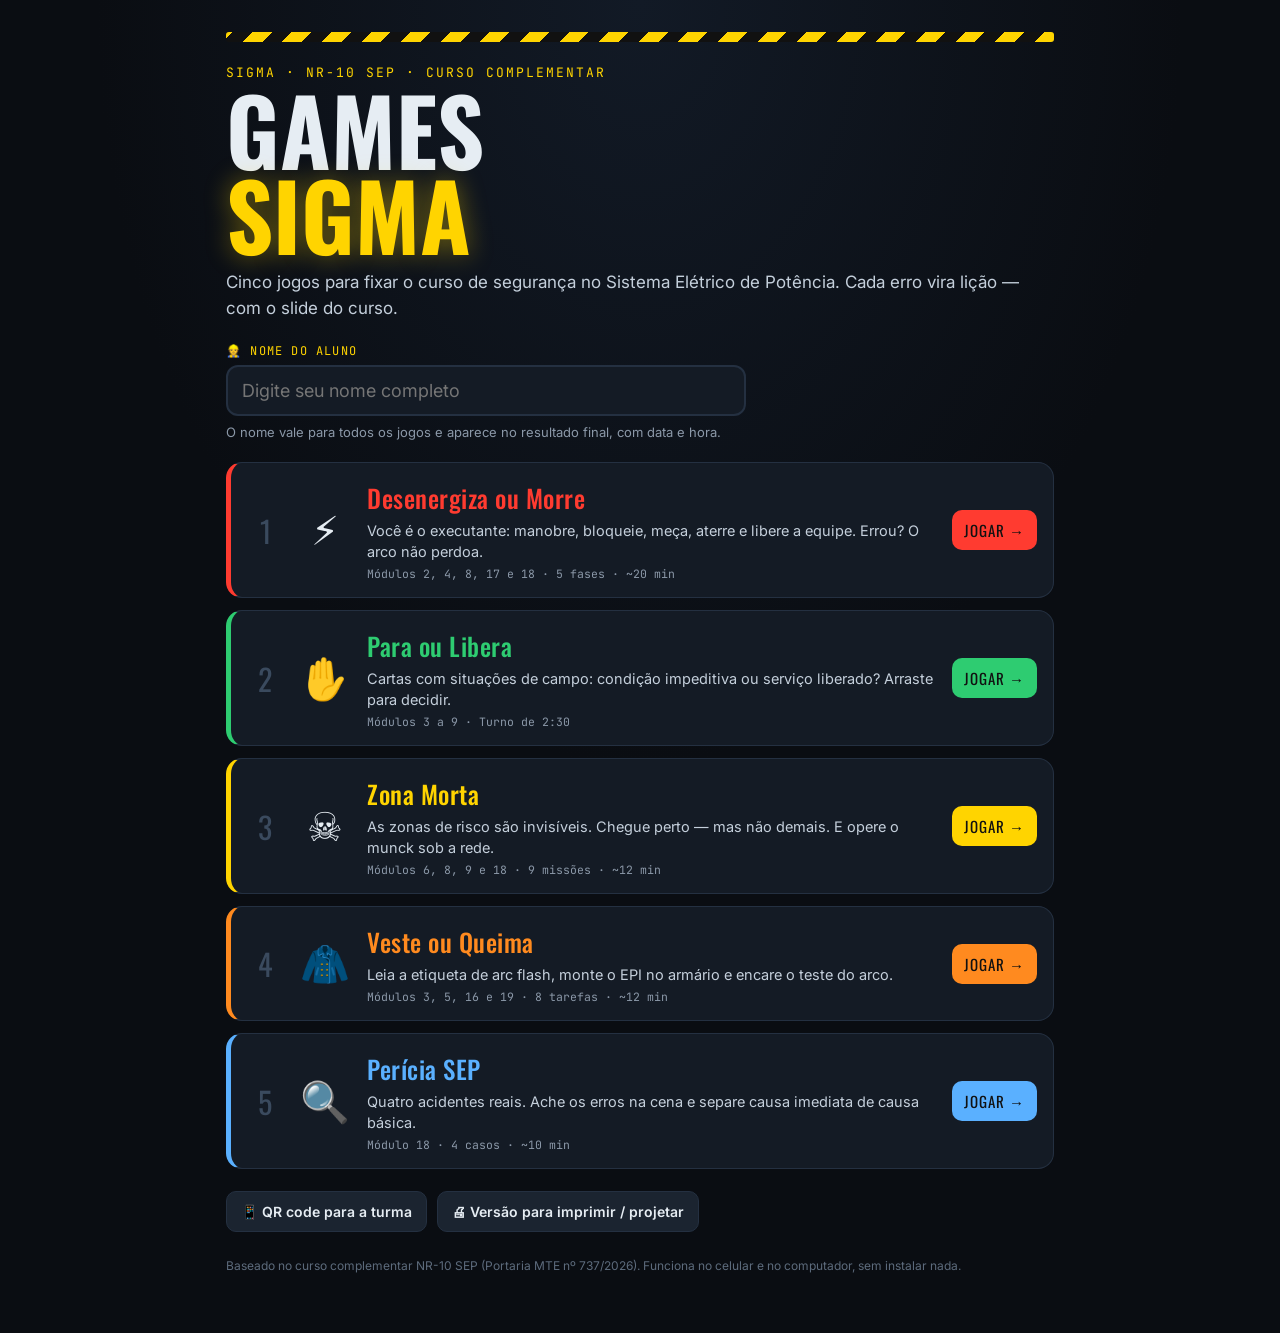
<file: index.html>
<!doctype html>
<html lang="pt-BR">
<head>
  <meta charset="utf-8">
  <meta name="viewport" content="width=device-width, initial-scale=1, viewport-fit=cover">
  <title>Games SIGMA</title>
  <meta name="description" content="Cinco jogos de treinamento do curso complementar NR-10 SEP.">
  <link rel="preconnect" href="https://fonts.googleapis.com">
  <link rel="preconnect" href="https://fonts.gstatic.com" crossorigin>
  <link href="https://fonts.googleapis.com/css2?family=Oswald:wght@500;700&family=Inter:wght@400;600;800&family=JetBrains+Mono:wght@500&display=swap" rel="stylesheet">
  <link rel="stylesheet" href="css/style.css">
  <link rel="stylesheet" href="css/portal.css">
</head>
<body>
  <main class="portal">
    <div class="hazard"></div>
    <p class="kicker">SIGMA · NR-10 SEP · Curso complementar</p>
    <h1 class="logo"><span>GAMES</span><span class="w-sigma">SIGMA</span></h1>
    <p class="tag">Cinco jogos para fixar o curso de segurança no Sistema Elétrico de Potência. Cada erro vira lição — com o slide do curso.</p>

    <label class="name-box" for="player-name"><span>👷 Nome do aluno</span>
      <input id="player-name" type="text" maxlength="40" placeholder="Digite seu nome completo" autocomplete="name"></label>
    <p class="name-hint">O nome vale para todos os jogos e aparece no resultado final, com data e hora.</p>

    <div class="games" id="games"></div>

    <div class="tools">
      <button id="btn-qr" class="act">📱 QR code para a turma</button>
      <a class="act" href="qr.html" target="_blank" rel="noopener">🖨 Versão para imprimir / projetar</a>
    </div>

    <p class="foot">Baseado no curso complementar NR-10 SEP (Portaria MTE nº 737/2026). Funciona no celular e no computador, sem instalar nada.</p>
  </main>

  <div id="modal" class="modal hidden"></div>

  <script>
  (function () {
    'use strict';
    var $ = function (s) { return document.querySelector(s); };

    // Recorde de cada jogo, lido do que cada um salva no navegador.
    function read(key) { try { return JSON.parse(localStorage.getItem(key) || 'null'); } catch (e) { return null; } }
    function bestOf(key) { var b = read(key); return b && b.score ? b.score + ' pts' : null; }
    function dom() {
      var p = read('dom-progress') || {}, stars = 0, n = 0;
      Object.keys(p).forEach(function (k) { if (p[k] && p[k].stars != null) { stars += p[k].stars; n++; } });
      return n ? stars + '/15 ★ · ' + n + '/5 fases' : null;
    }

    var GAMES = [
      { n: 1, href: 'desenergiza-ou-morre/index.html', icon: '⚡', name: 'Desenergiza ou Morre', color: 'red',
        line: 'Você é o executante: manobre, bloqueie, meça, aterre e libere a equipe. Errou? O arco não perdoa.',
        mods: 'Módulos 2, 4, 8, 17 e 18', time: '5 fases · ~20 min', best: dom },
      { n: 2, href: 'para-ou-libera/index.html', icon: '✋', name: 'Para ou Libera', color: 'green',
        line: 'Cartas com situações de campo: condição impeditiva ou serviço liberado? Arraste para decidir.',
        mods: 'Módulos 3 a 9', time: 'Turno de 2:30', best: function () { return bestOf('pl-best'); } },
      { n: 3, href: 'zona-morta/index.html', icon: '☠️', name: 'Zona Morta', color: 'yellow',
        line: 'As zonas de risco são invisíveis. Chegue perto — mas não demais. E opere o munck sob a rede.',
        mods: 'Módulos 6, 8, 9 e 18', time: '9 missões · ~12 min', best: function () { return bestOf('zm-best'); } },
      { n: 4, href: 'veste-ou-queima/index.html', icon: '🧥', name: 'Veste ou Queima', color: 'orange',
        line: 'Leia a etiqueta de arc flash, monte o EPI no armário e encare o teste do arco.',
        mods: 'Módulos 3, 5, 16 e 19', time: '8 tarefas · ~12 min', best: function () { return bestOf('vq-best'); } },
      { n: 5, href: 'pericia/index.html', icon: '🔍', name: 'Perícia SEP', color: 'blue',
        line: 'Quatro acidentes reais. Ache os erros na cena e separe causa imediata de causa básica.',
        mods: 'Módulo 18', time: '4 casos · ~10 min', best: function () { return bestOf('ps-best'); } }
    ];

    $('#games').innerHTML = GAMES.map(function (g) {
      var best = g.best();
      return '<a class="game ' + g.color + '" href="' + g.href + '">' +
        '<span class="g-n">' + g.n + '</span>' +
        '<span class="g-icon" aria-hidden="true">' + g.icon + '</span>' +
        '<span class="g-body"><strong>' + g.name + '</strong><span class="g-line">' + g.line + '</span>' +
        '<span class="g-meta">' + g.mods + ' · ' + g.time + '</span>' +
        (best ? '<span class="g-best">🏆 Seu recorde: ' + best + '</span>' : '') + '</span>' +
        '<span class="g-go">JOGAR →</span></a>';
    }).join('');

    var nameEl = $('#player-name');
    try { nameEl.value = localStorage.getItem('sep-nome') || ''; } catch (e) { /* sem storage */ }
    nameEl.addEventListener('input', function () {
      try { localStorage.setItem('sep-nome', nameEl.value.trim()); } catch (e) { /* sem storage */ }
    });

    var mo = $('#modal');
    $('#btn-qr').addEventListener('click', function () {
      mo.innerHTML = '<div class="card qr-card"><div class="sh-kind">JOGUE NO CELULAR</div><h3>Aponte a câmera para o QR</h3>' +
        '<img src="img/qrcode.svg" alt="QR code para os jogos">' +
        '<div class="qr-url">games-sigma.pages.dev</div>' +
        '<div class="btns"><button class="act ghost" data-close>Fechar</button></div></div>';
      mo.classList.remove('hidden');
    });
    mo.addEventListener('click', function (ev) {
      if (ev.target === mo || ev.target.closest('[data-close]')) { mo.classList.add('hidden'); mo.innerHTML = ''; }
    });
  })();
  </script>
</body>
</html>
</file>
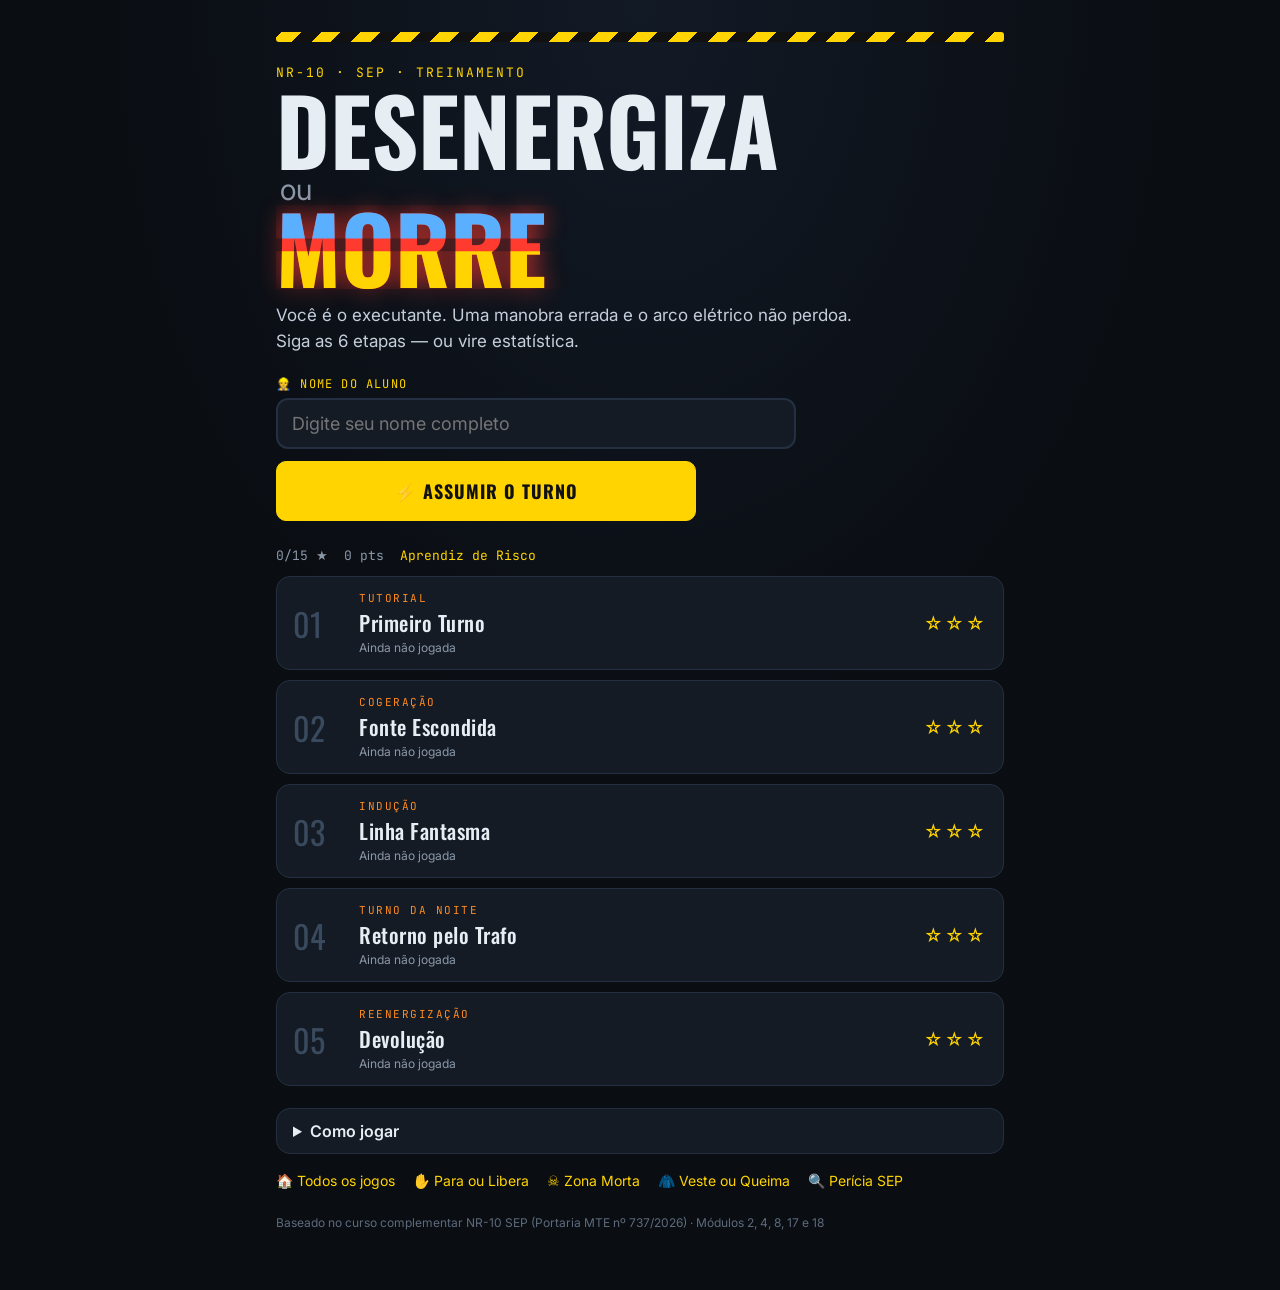
<file: desenergiza-ou-morre/index.html>
<!doctype html>
<html lang="pt-BR">
<head>
  <meta charset="utf-8">
  <meta name="viewport" content="width=device-width, initial-scale=1, viewport-fit=cover">
  <title>Desenergiza ou Morre</title>
  <meta name="description" content="Jogo de treinamento NR-10 SEP: desenergize a instalação do jeito certo — ou morra tentando.">
  <link rel="preconnect" href="https://fonts.googleapis.com">
  <link rel="preconnect" href="https://fonts.gstatic.com" crossorigin>
  <link href="https://fonts.googleapis.com/css2?family=Oswald:wght@500;700&family=Inter:wght@400;600;800&family=JetBrains+Mono:wght@500&display=swap" rel="stylesheet">
  <link rel="stylesheet" href="../css/style.css">
  <link rel="stylesheet" href="css/desenergiza.css">
</head>
<body>
  <!-- MENU -->
  <section id="screen-menu" class="screen active">
    <div class="menu-wrap">
      <div class="hazard"></div>
      <p class="kicker">NR-10 · SEP · Treinamento</p>
      <h1 class="logo"><span>DESENERGIZA</span><span class="ou">ou</span><span class="morre glitch" data-t="MORRE">MORRE</span></h1>
      <p class="tag">Você é o executante. Uma manobra errada e o arco elétrico não perdoa.<br>Siga as 6 etapas — ou vire estatística.</p>
      <label class="name-box" for="player-name"><span>👷 Nome do aluno</span>
        <input id="player-name" type="text" maxlength="40" placeholder="Digite seu nome completo" autocomplete="name"></label>
      <div id="name-err" class="name-err hidden">Digite seu nome para começar.</div>
      <button id="btn-play" class="act primary big">⚡ ASSUMIR O TURNO</button>
      <div id="rank" class="rank"></div>
      <div id="levels" class="levels"></div>
      <details class="howto">
        <summary>Como jogar</summary>
        <ul>
          <li>Toque nos <b>disjuntores (52)</b>, <b>seccionadoras (89)</b> e <b>trechos</b> do diagrama para agir.</li>
          <li>O diagrama <b>não mostra</b> onde tem tensão. Você precisa <b>medir</b> — com detector testado.</li>
          <li><b>Disjuntor</b> interrompe carga. <b>Seccionadora</b> só se manobra sem carga.</li>
          <li>Desligar não é desenergizar: seccionar → bloquear → constatar → aterrar → proteger → sinalizar.</li>
          <li>Quando achar que está seguro, <b>LIBERE A EQUIPE</b>. Aí a verdade aparece.</li>
          <li>Errou? Veja o <b>Raio-X</b> para entender de onde veio a energia.</li>
        </ul>
      </details>
      <div class="other-games">
        <a href="../index.html">🏠 Todos os jogos</a>
        <a href="../para-ou-libera/index.html">✋ Para ou Libera</a>
        <a href="../zona-morta/index.html">☠️ Zona Morta</a>
        <a href="../veste-ou-queima/index.html">🧥 Veste ou Queima</a>
        <a href="../pericia/index.html">🔍 Perícia SEP</a>
      </div>
      <p class="foot">Baseado no curso complementar NR-10 SEP (Portaria MTE nº 737/2026) · Módulos 2, 4, 8, 17 e 18</p>
    </div>
  </section>

  <!-- BRIEFING -->
  <section id="screen-brief" class="screen">
    <div class="brief-wrap">
      <div class="hazard"></div>
      <p id="brief-num" class="kicker"></p>
      <h2 id="brief-title" class="brief-title"></h2>
      <p id="brief-place" class="brief-place"></p>
      <p id="brief-text" class="brief-text"></p>
      <div class="brief-obj"><b>Ordem de serviço</b><span id="brief-obj"></span></div>
      <div class="brief-meta">⏱ Meta de tempo: <b id="brief-time"></b> <span>(tempo dá bônus — a pressa nunca te salva)</span></div>
      <div class="btns">
        <button id="btn-start" class="act primary big">ENTRAR NA SUBESTAÇÃO</button>
        <button id="btn-brief-back" class="act ghost">Voltar</button>
      </div>
    </div>
  </section>

  <!-- JOGO -->
  <section id="screen-game" class="screen">
    <header class="hud">
      <button id="btn-quit" class="hud-btn" aria-label="Menu">☰</button>
      <div id="hud-title" class="hud-title"></div>
      <div class="hud-stat" title="Tempo restante para bônus">⏱ <b id="hud-time">00:00</b></div>
      <div class="hud-stat inf" title="Infrações">⚠ <b id="hud-inf">0</b></div>
      <div class="hud-stat bonus" title="Bônus de segurança">★ <b id="hud-bonus">0</b></div>
      <button id="btn-sound" class="hud-btn" aria-label="Som">🔊</button>
    </header>
    <div class="game-body">
      <main class="board">
        <svg id="diagram" viewBox="0 0 900 540" preserveAspectRatio="xMidYMid meet" role="img" aria-label="Diagrama unifilar"></svg>
        <div class="legend"><span class="lg closed">■ fechado</span><span class="lg open">■ aberto</span><span>🔒 cadeado</span><span class="lg gnd">⏚ aterrado</span><span class="lg cov">▬ manta</span></div>
      </main>
      <aside class="panel">
        <div id="sheet" class="sheet hidden"></div>
        <div id="actions" class="actions"></div>
        <div id="checklist" class="checklist hidden"></div>
        <div class="feed-h">Rádio / registro</div>
        <div id="feed" class="feed"></div>
      </aside>
    </div>
    <div id="xraybar" class="xraybar hidden">
      <span>🩻 Raio-X: <b class="r">vermelho</b> = energizado · <b class="y">amarelo</b> = induzida · cinza = sem tensão</span>
      <button class="act primary" data-go="retry">↻ Tentar de novo</button>
      <button class="act ghost" data-go="menu">Menu</button>
    </div>
  </section>

  <div id="modal" class="modal hidden"></div>
  <div id="overlay" class="overlay hidden"></div>
  <div id="fx" class="fx hidden"></div>
  <canvas id="fxc" class="fxc"></canvas>
  <div id="toasts" class="toasts"></div>

  <script src="../js/audio.js"></script>
  <script src="js/engine.js"></script>
  <script src="js/levels.js"></script>
    <script src="js/ui.js"></script>
</body>
</html>
</file>
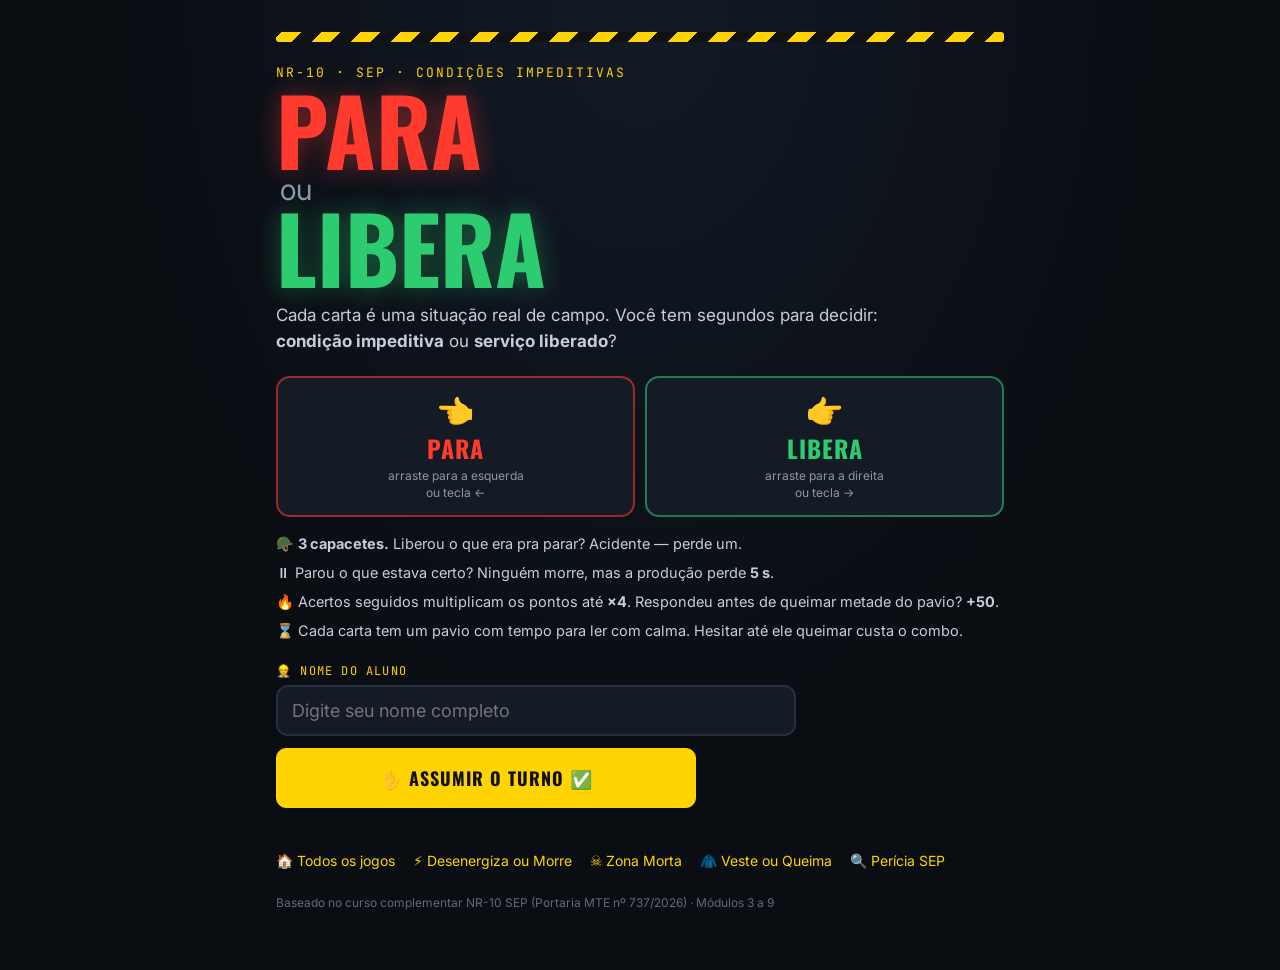
<file: para-ou-libera/index.html>
<!doctype html>
<html lang="pt-BR">
<head>
  <meta charset="utf-8">
  <meta name="viewport" content="width=device-width, initial-scale=1, viewport-fit=cover">
  <title>Para ou Libera</title>
  <meta name="description" content="NR-10 SEP: condição impeditiva ou serviço liberado? Decida rápido — arraste a carta.">
  <link rel="preconnect" href="https://fonts.googleapis.com">
  <link rel="preconnect" href="https://fonts.gstatic.com" crossorigin>
  <link href="https://fonts.googleapis.com/css2?family=Oswald:wght@500;700&family=Inter:wght@400;600;800&family=JetBrains+Mono:wght@500&display=swap" rel="stylesheet">
  <link rel="stylesheet" href="../css/style.css">
  <link rel="stylesheet" href="css/para.css">
</head>
<body class="pl">
  <!-- MENU -->
  <section id="pl-menu" class="screen active">
    <div class="menu-wrap">
      <div class="hazard"></div>
      <p class="kicker">NR-10 · SEP · Condições impeditivas</p>
      <h1 class="logo pl-logo"><span class="w-para">PARA</span><span class="ou">ou</span><span class="w-lib">LIBERA</span></h1>
      <p class="tag">Cada carta é uma situação real de campo. Você tem segundos para decidir:<br><b>condição impeditiva</b> ou <b>serviço liberado</b>?</p>
      <div class="how">
        <div class="how-i para"><span>👈</span><b>PARA</b><small>arraste para a esquerda<br>ou tecla ←</small></div>
        <div class="how-i libera"><span>👉</span><b>LIBERA</b><small>arraste para a direita<br>ou tecla →</small></div>
      </div>
      <ul class="rules">
        <li>🪖 <b>3 capacetes.</b> Liberou o que era pra parar? Acidente — perde um.</li>
        <li>⏸ Parou o que estava certo? Ninguém morre, mas a produção perde <b>5 s</b>.</li>
        <li>🔥 Acertos seguidos multiplicam os pontos até <b>×4</b>. Respondeu antes de queimar metade do pavio? <b>+50</b>.</li>
        <li>⌛ Cada carta tem um pavio com tempo para ler com calma. Hesitar até ele queimar custa o combo.</li>
      </ul>
      <label class="name-box" for="player-name"><span>👷 Nome do aluno</span>
        <input id="player-name" type="text" maxlength="40" placeholder="Digite seu nome completo" autocomplete="name"></label>
      <div id="name-err" class="name-err hidden">Digite seu nome para começar.</div>
      <button id="pl-start" class="act primary big">✋ ASSUMIR O TURNO ✅</button>
      <div id="pl-best" class="rank"></div>
      <div class="other-games">
        <a href="../index.html">🏠 Todos os jogos</a>
        <a href="../desenergiza-ou-morre/index.html">⚡ Desenergiza ou Morre</a>
        <a href="../zona-morta/index.html">☠️ Zona Morta</a>
        <a href="../veste-ou-queima/index.html">🧥 Veste ou Queima</a>
        <a href="../pericia/index.html">🔍 Perícia SEP</a>
      </div>
      <p class="foot">Baseado no curso complementar NR-10 SEP (Portaria MTE nº 737/2026) · Módulos 3 a 9</p>
    </div>
  </section>

  <!-- JOGO -->
  <section id="pl-game" class="screen">
    <header class="hud">
      <button id="pl-quit" class="hud-btn" aria-label="Sair">✕</button>
      <div class="hud-stat" title="Tempo de turno">⏱ <b id="h-time">2:30</b></div>
      <div class="hud-lives" id="h-lives" title="Capacetes">🪖🪖🪖</div>
      <div class="hud-stat score" title="Pontos">★ <b id="h-score">0</b></div>
      <div class="hud-combo" id="h-combo"></div>
      <button id="pl-sound" class="hud-btn" aria-label="Som">🔊</button>
    </header>
    <div class="arena">
      <div class="stack">
        <div class="pl-card back"></div>
        <div id="card" class="pl-card"></div>
      </div>
      <div class="fuse" aria-hidden="true"><i id="fuse"></i></div>
      <div class="choices">
        <button id="b-para" class="ch para">✋ PARA</button>
        <button id="b-lib" class="ch libera">LIBERA ✅</button>
      </div>
      <div id="last" class="last"></div>
    </div>
  </section>

  <!-- FIM -->
  <section id="pl-end" class="screen">
    <div class="menu-wrap" id="end-body"></div>
  </section>

  <div id="modal" class="modal hidden"></div>
  <div id="flash" class="pl-flash"></div>
  <div id="floats" class="floats"></div>

  <script src="../js/audio.js"></script>
  <script src="js/cards.js"></script>
  <script src="js/core.js"></script>
  <script src="js/para.js"></script>
</body>
</html>
</file>
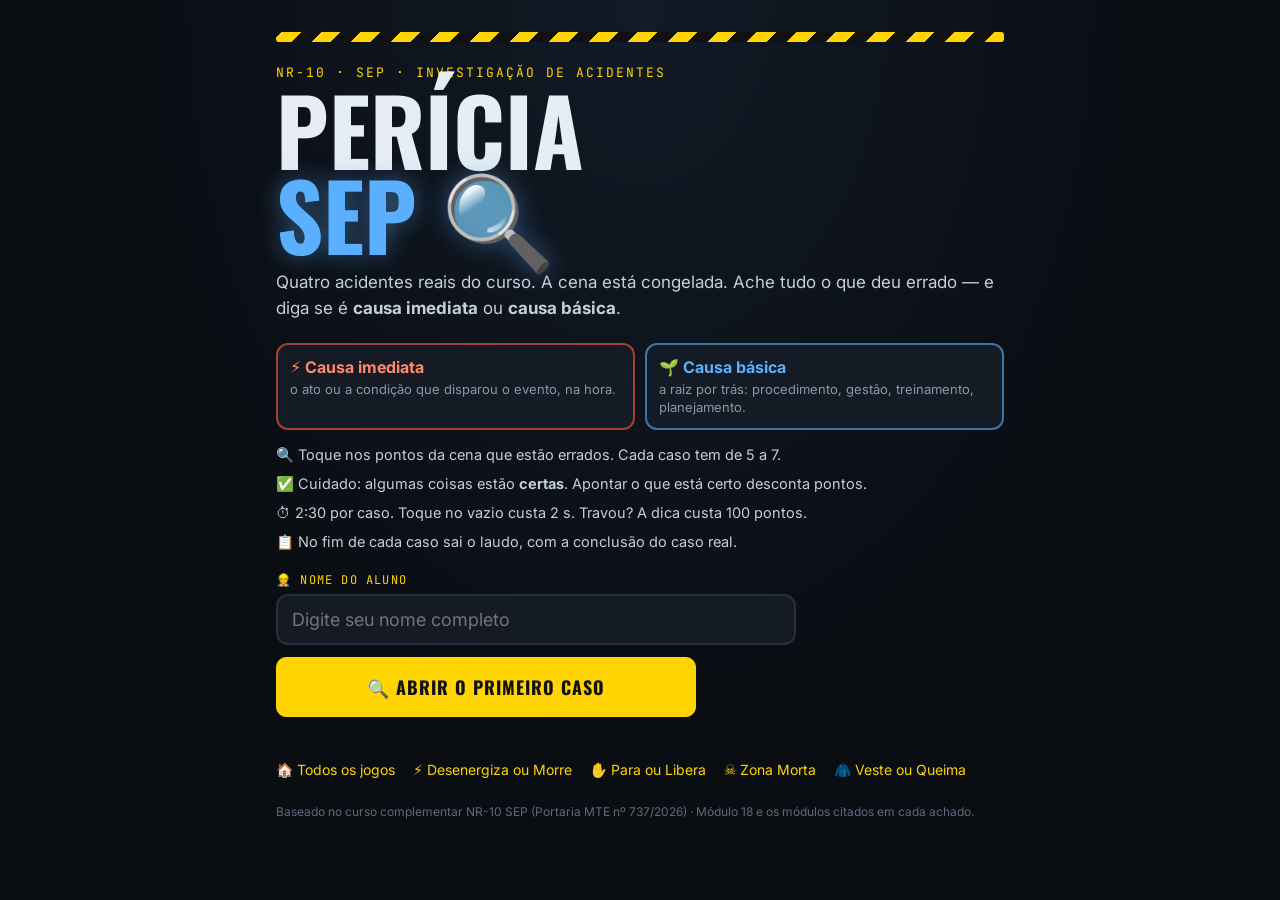
<file: pericia/index.html>
<!doctype html>
<html lang="pt-BR">
<head>
  <meta charset="utf-8">
  <meta name="viewport" content="width=device-width, initial-scale=1, viewport-fit=cover">
  <title>Perícia SEP</title>
  <meta name="description" content="NR-10 SEP: investigue a cena do acidente, ache os erros e separe causa imediata de causa básica.">
  <link rel="preconnect" href="https://fonts.googleapis.com">
  <link rel="preconnect" href="https://fonts.gstatic.com" crossorigin>
  <link href="https://fonts.googleapis.com/css2?family=Oswald:wght@500;700&family=Inter:wght@400;600;800&family=JetBrains+Mono:wght@500&display=swap" rel="stylesheet">
  <link rel="stylesheet" href="../css/style.css">
  <link rel="stylesheet" href="css/pericia.css">
</head>
<body class="ps">
  <!-- MENU -->
  <section id="ps-menu" class="screen active">
    <div class="menu-wrap">
      <div class="hazard"></div>
      <p class="kicker">NR-10 · SEP · Investigação de acidentes</p>
      <h1 class="logo ps-logo"><span>PERÍCIA</span><span class="w-sep">SEP 🔍</span></h1>
      <p class="tag">Quatro acidentes reais do curso. A cena está congelada. Ache tudo o que deu errado — e diga se é <b>causa imediata</b> ou <b>causa básica</b>.</p>
      <div class="ps-how">
        <div class="k imediata"><b>⚡ Causa imediata</b><small>o ato ou a condição que disparou o evento, na hora.</small></div>
        <div class="k basica"><b>🌱 Causa básica</b><small>a raiz por trás: procedimento, gestão, treinamento, planejamento.</small></div>
      </div>
      <ul class="rules">
        <li>🔍 Toque nos pontos da cena que estão errados. Cada caso tem de 5 a 7.</li>
        <li>✅ Cuidado: algumas coisas estão <b>certas</b>. Apontar o que está certo desconta pontos.</li>
        <li>⏱ 2:30 por caso. Toque no vazio custa 2 s. Travou? A dica custa 100 pontos.</li>
        <li>📋 No fim de cada caso sai o laudo, com a conclusão do caso real.</li>
      </ul>
      <label class="name-box" for="player-name"><span>👷 Nome do aluno</span>
        <input id="player-name" type="text" maxlength="40" placeholder="Digite seu nome completo" autocomplete="name"></label>
      <div id="name-err" class="name-err hidden">Digite seu nome para começar.</div>
      <button id="ps-start" class="act primary big">🔍 ABRIR O PRIMEIRO CASO</button>
      <div id="ps-best" class="rank"></div>
      <div class="other-games">
        <a href="../index.html">🏠 Todos os jogos</a>
        <a href="../desenergiza-ou-morre/index.html">⚡ Desenergiza ou Morre</a>
        <a href="../para-ou-libera/index.html">✋ Para ou Libera</a>
        <a href="../zona-morta/index.html">☠️ Zona Morta</a>
        <a href="../veste-ou-queima/index.html">🧥 Veste ou Queima</a>
      </div>
      <p class="foot">Baseado no curso complementar NR-10 SEP (Portaria MTE nº 737/2026) · Módulo 18 e os módulos citados em cada achado.</p>
    </div>
  </section>

  <!-- JOGO -->
  <section id="ps-game" class="screen">
    <header class="hud">
      <button id="ps-quit" class="hud-btn" aria-label="Sair">✕</button>
      <div class="hud-stat" title="Caso">📁 <b id="h-case">1/4</b></div>
      <div class="hud-stat" title="Tempo">⏱ <b id="h-time">2:30</b></div>
      <div class="hud-stat score" title="Pontos">★ <b id="h-score">0</b></div>
      <button id="ps-hint" class="hud-btn hint" aria-label="Dica">💡</button>
      <button id="ps-sound" class="hud-btn" aria-label="Som">🔊</button>
    </header>
    <div class="ps-body">
      <div class="brief">
        <div class="b-place" id="b-place"></div>
        <h2 id="b-title"></h2>
        <p id="b-intro"></p>
        <div class="progress"><span id="b-found"></span><span class="legend"><i class="dot imediata"></i>imediata <i class="dot basica"></i>básica <i class="dot ok"></i>correto</span></div>
      </div>
      <div class="scene-wrap">
        <svg id="scene" viewBox="0 0 900 560" preserveAspectRatio="xMidYMid meet" role="img" aria-label="Cena do acidente"></svg>
      </div>
    </div>
  </section>

  <!-- FIM -->
  <section id="ps-end" class="screen">
    <div class="menu-wrap" id="end-body"></div>
  </section>

  <div id="modal" class="modal hidden"></div>
  <div id="toasts" class="toasts"></div>

  <script src="../js/audio.js"></script>
  <script src="js/core.js"></script>
  <script src="js/cases.js"></script>
  <script src="js/pericia.js"></script>
</body>
</html>
</file>
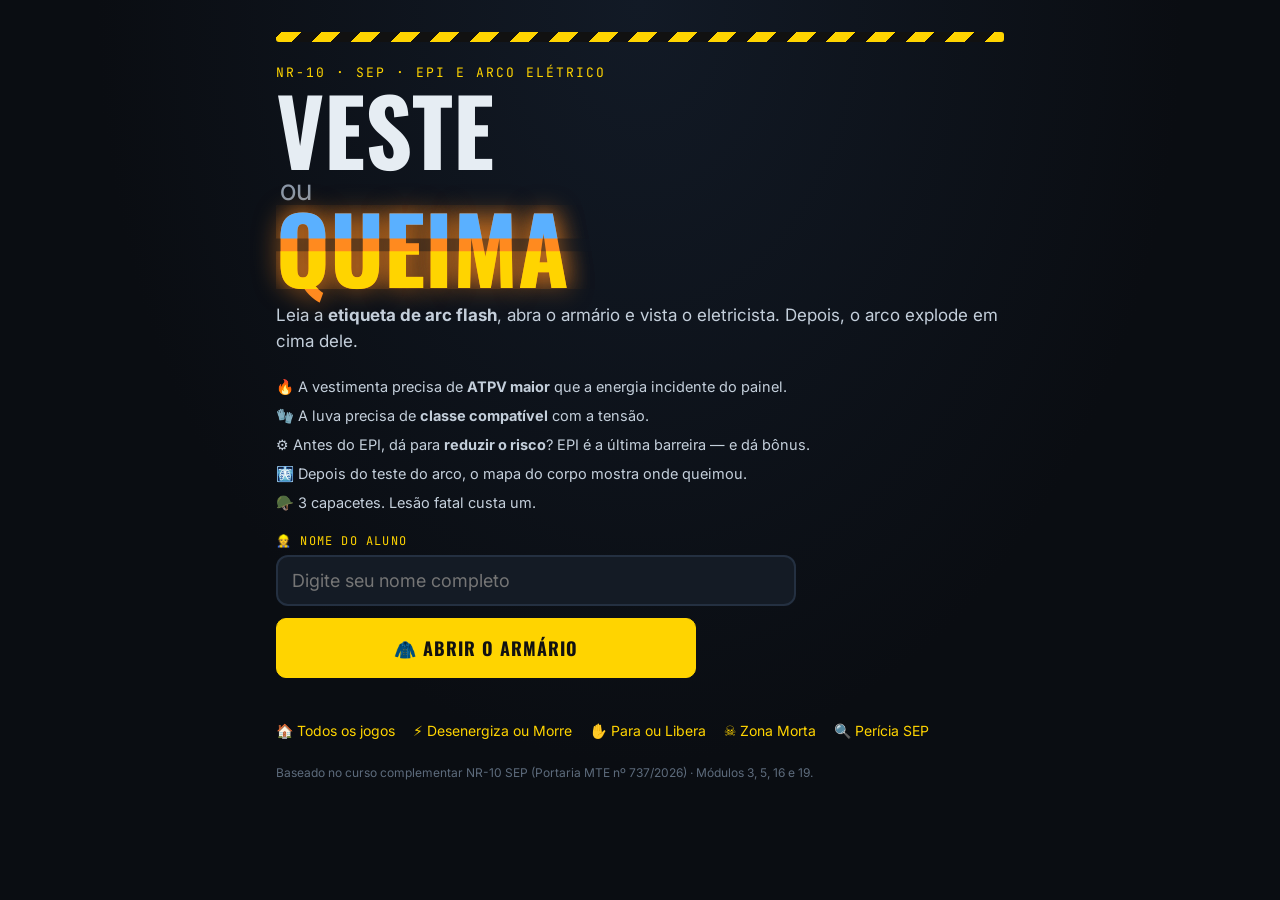
<file: veste-ou-queima/index.html>
<!doctype html>
<html lang="pt-BR">
<head>
  <meta charset="utf-8">
  <meta name="viewport" content="width=device-width, initial-scale=1, viewport-fit=cover">
  <title>Veste ou Queima</title>
  <meta name="description" content="NR-10 SEP: leia a etiqueta de arc flash, monte o EPI e encare o teste do arco.">
  <link rel="preconnect" href="https://fonts.googleapis.com">
  <link rel="preconnect" href="https://fonts.gstatic.com" crossorigin>
  <link href="https://fonts.googleapis.com/css2?family=Oswald:wght@500;700&family=Inter:wght@400;600;800&family=JetBrains+Mono:wght@500&display=swap" rel="stylesheet">
  <link rel="stylesheet" href="../css/style.css">
  <link rel="stylesheet" href="css/veste.css">
</head>
<body class="vq">
  <!-- MENU -->
  <section id="vq-menu" class="screen active">
    <div class="menu-wrap">
      <div class="hazard"></div>
      <p class="kicker">NR-10 · SEP · EPI e arco elétrico</p>
      <h1 class="logo vq-logo"><span>VESTE</span><span class="ou">ou</span><span class="w-fire glitch" data-t="QUEIMA">QUEIMA</span></h1>
      <p class="tag">Leia a <b>etiqueta de arc flash</b>, abra o armário e vista o eletricista. Depois, o arco explode em cima dele.</p>
      <ul class="rules">
        <li>🔥 A vestimenta precisa de <b>ATPV maior</b> que a energia incidente do painel.</li>
        <li>🧤 A luva precisa de <b>classe compatível</b> com a tensão.</li>
        <li>⚙️ Antes do EPI, dá para <b>reduzir o risco</b>? EPI é a última barreira — e dá bônus.</li>
        <li>🩻 Depois do teste do arco, o mapa do corpo mostra onde queimou.</li>
        <li>🪖 3 capacetes. Lesão fatal custa um.</li>
      </ul>
      <label class="name-box" for="player-name"><span>👷 Nome do aluno</span>
        <input id="player-name" type="text" maxlength="40" placeholder="Digite seu nome completo" autocomplete="name"></label>
      <div id="name-err" class="name-err hidden">Digite seu nome para começar.</div>
      <button id="vq-start" class="act primary big">🧥 ABRIR O ARMÁRIO</button>
      <div id="vq-best" class="rank"></div>
      <div class="other-games">
        <a href="../index.html">🏠 Todos os jogos</a>
        <a href="../desenergiza-ou-morre/index.html">⚡ Desenergiza ou Morre</a>
        <a href="../para-ou-libera/index.html">✋ Para ou Libera</a>
        <a href="../zona-morta/index.html">☠️ Zona Morta</a>
        <a href="../pericia/index.html">🔍 Perícia SEP</a>
      </div>
      <p class="foot">Baseado no curso complementar NR-10 SEP (Portaria MTE nº 737/2026) · Módulos 3, 5, 16 e 19.</p>
    </div>
  </section>

  <!-- JOGO -->
  <section id="vq-game" class="screen">
    <header class="hud">
      <button id="vq-quit" class="hud-btn" aria-label="Sair">✕</button>
      <div class="hud-stat" title="Tarefa">🎯 <b id="h-task">1/8</b></div>
      <div class="hud-stat" title="Tempo para vestir">⏱ <b id="h-time">1:15</b></div>
      <div class="hud-lives" id="h-lives" title="Capacetes">🪖🪖🪖</div>
      <div class="hud-stat score" title="Pontos">★ <b id="h-score">0</b></div>
      <button id="vq-sound" class="hud-btn" aria-label="Som">🔊</button>
    </header>
    <div class="vq-body">
      <div class="task">
        <div class="t-place" id="t-place"></div>
        <h2 id="t-title"></h2>
        <p id="t-text"></p>
        <div id="label" class="arc-label"></div>
        <div id="epc" class="epc"></div>
      </div>
      <div class="dress">
        <div class="avatar-box" id="avatar-box">
          <svg id="avatar" viewBox="0 0 200 380" role="img" aria-label="Eletricista"></svg>
          <div class="blast"></div>
        </div>
        <div class="locker">
          <div id="tabs" class="tabs"></div>
          <div id="items" class="items"></div>
        </div>
      </div>
      <button id="vq-test" class="act primary big">🔥 TESTAR NO ARCO</button>
    </div>
  </section>

  <!-- FIM -->
  <section id="vq-end" class="screen">
    <div class="menu-wrap" id="end-body"></div>
  </section>

  <div id="modal" class="modal hidden"></div>
  <div id="flash" class="vq-flash"></div>

  <script src="../js/audio.js"></script>
  <script src="js/kit.js"></script>
  <script src="js/veste.js"></script>
</body>
</html>
</file>
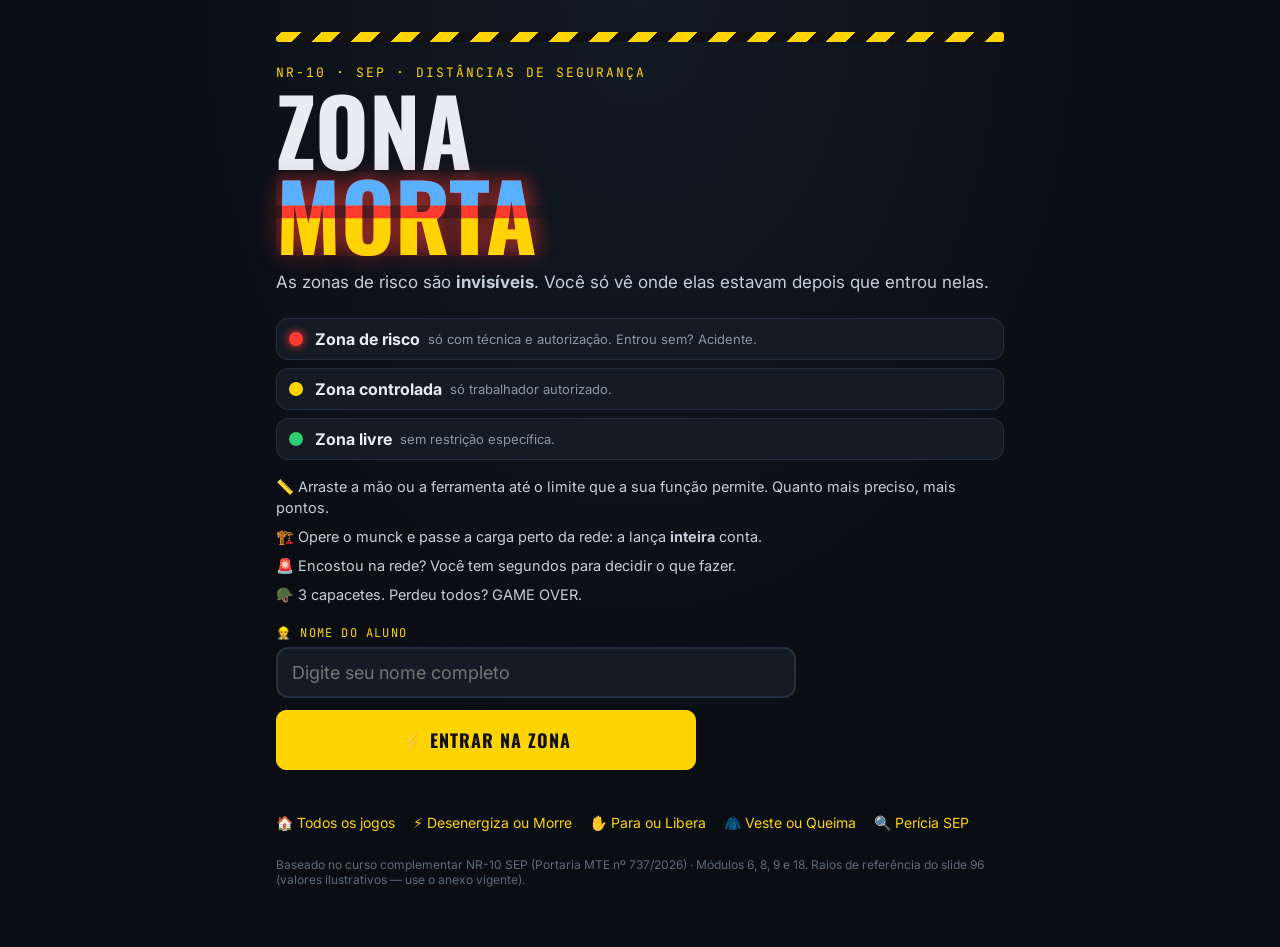
<file: zona-morta/index.html>
<!doctype html>
<html lang="pt-BR">
<head>
  <meta charset="utf-8">
  <meta name="viewport" content="width=device-width, initial-scale=1, viewport-fit=cover">
  <title>Zona Morta</title>
  <meta name="description" content="NR-10 SEP: zona de risco, zona controlada e munck perto da rede. As zonas são invisíveis — até você errar.">
  <link rel="preconnect" href="https://fonts.googleapis.com">
  <link rel="preconnect" href="https://fonts.gstatic.com" crossorigin>
  <link href="https://fonts.googleapis.com/css2?family=Oswald:wght@500;700&family=Inter:wght@400;600;800&family=JetBrains+Mono:wght@500&display=swap" rel="stylesheet">
  <link rel="stylesheet" href="../css/style.css">
  <link rel="stylesheet" href="css/zona.css">
</head>
<body class="zm">
  <!-- MENU -->
  <section id="zm-menu" class="screen active">
    <div class="menu-wrap">
      <div class="hazard"></div>
      <p class="kicker">NR-10 · SEP · Distâncias de segurança</p>
      <h1 class="logo zm-logo"><span>ZONA</span><span class="w-morta glitch" data-t="MORTA">MORTA</span></h1>
      <p class="tag">As zonas de risco são <b>invisíveis</b>. Você só vê onde elas estavam depois que entrou nelas.</p>
      <div class="zm-how">
        <div><span class="dot zr"></span><b>Zona de risco</b><small>só com técnica e autorização. Entrou sem? Acidente.</small></div>
        <div><span class="dot zc"></span><b>Zona controlada</b><small>só trabalhador autorizado.</small></div>
        <div><span class="dot zl"></span><b>Zona livre</b><small>sem restrição específica.</small></div>
      </div>
      <ul class="rules">
        <li>📏 Arraste a mão ou a ferramenta até o limite que a sua função permite. Quanto mais preciso, mais pontos.</li>
        <li>🏗️ Opere o munck e passe a carga perto da rede: a lança <b>inteira</b> conta.</li>
        <li>🚨 Encostou na rede? Você tem segundos para decidir o que fazer.</li>
        <li>🪖 3 capacetes. Perdeu todos? GAME OVER.</li>
      </ul>
      <label class="name-box" for="player-name"><span>👷 Nome do aluno</span>
        <input id="player-name" type="text" maxlength="40" placeholder="Digite seu nome completo" autocomplete="name"></label>
      <div id="name-err" class="name-err hidden">Digite seu nome para começar.</div>
      <button id="zm-start" class="act primary big">⚡ ENTRAR NA ZONA</button>
      <div id="zm-best" class="rank"></div>
      <div class="other-games">
        <a href="../index.html">🏠 Todos os jogos</a>
        <a href="../desenergiza-ou-morre/index.html">⚡ Desenergiza ou Morre</a>
        <a href="../para-ou-libera/index.html">✋ Para ou Libera</a>
        <a href="../veste-ou-queima/index.html">🧥 Veste ou Queima</a>
        <a href="../pericia/index.html">🔍 Perícia SEP</a>
      </div>
      <p class="foot">Baseado no curso complementar NR-10 SEP (Portaria MTE nº 737/2026) · Módulos 6, 8, 9 e 18. Raios de referência do slide 96 (valores ilustrativos — use o anexo vigente).</p>
    </div>
  </section>

  <!-- JOGO -->
  <section id="zm-game" class="screen">
    <header class="hud">
      <button id="zm-quit" class="hud-btn" aria-label="Sair">✕</button>
      <div class="hud-stat" title="Missão">🎯 <b id="h-mission">1/9</b></div>
      <div class="hud-lives" id="h-lives" title="Capacetes">🪖🪖🪖</div>
      <div class="hud-stat score" title="Pontos">★ <b id="h-score">0</b></div>
      <button id="zm-sound" class="hud-btn" aria-label="Som">🔊</button>
    </header>
    <div class="zm-body">
      <div class="brief">
        <div class="b-place" id="b-place"></div>
        <h2 id="b-title"></h2>
        <p id="b-who" class="b-who"></p>
        <p id="b-task" class="b-task"></p>
        <p id="b-hint" class="b-hint"></p>
      </div>
      <div class="scene-wrap">
        <svg id="scene" viewBox="0 0 900 520" preserveAspectRatio="xMidYMid meet" role="img" aria-label="Cena da missão"></svg>
        <div id="kv-tag" class="kv-tag"></div>
      </div>
      <div class="zm-actions">
        <button id="act-main" class="act primary big"></button>
      </div>
    </div>
  </section>

  <!-- FIM -->
  <section id="zm-end" class="screen">
    <div class="menu-wrap" id="end-body"></div>
  </section>

  <div id="modal" class="modal hidden"></div>
  <div id="flash" class="zm-flash"></div>
  <div id="toasts" class="toasts"></div>

  <script src="../js/audio.js"></script>
  <script src="js/geo.js"></script>
  <script src="js/missions.js"></script>
  <script src="js/zona.js"></script>
</body>
</html>
</file>
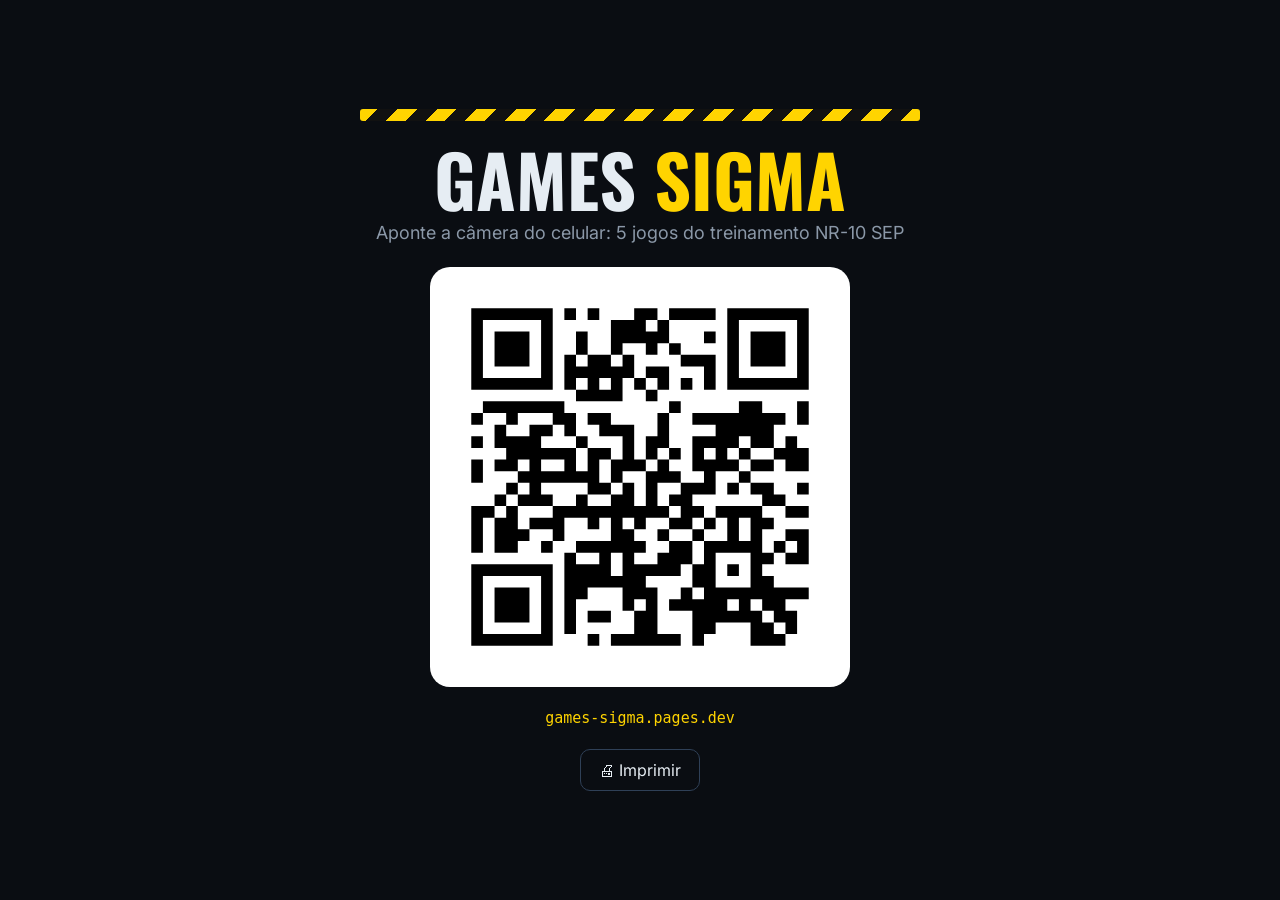
<file: qr.html>
<!doctype html>
<html lang="pt-BR">
<head>
  <meta charset="utf-8">
  <meta name="viewport" content="width=device-width, initial-scale=1">
  <title>QR Games SIGMA</title>
  <link href="https://fonts.googleapis.com/css2?family=Oswald:wght@500;700&family=Inter:wght@400;600&display=swap" rel="stylesheet">
  <style>
    :root { --bg: #0a0d12; --text: #e6edf3; --dim: #8b98a8; --yellow: #ffd400; --red: #ff3b30; }
    * { box-sizing: border-box; }
    body { margin: 0; min-height: 100vh; background: var(--bg); color: var(--text); font-family: Inter, system-ui, sans-serif;
      display: flex; align-items: center; justify-content: center; padding: 24px 16px; text-align: center; }
    .wrap { max-width: 560px; width: 100%; }
    .hazard { height: 12px; border-radius: 3px; background: repeating-linear-gradient(-45deg, var(--yellow) 0 14px, #111 14px 28px); margin-bottom: 24px; }
    h1 { font-family: Oswald, Impact, sans-serif; font-size: clamp(40px, 10vw, 72px); line-height: .95; margin: 0 0 8px; text-transform: uppercase; }
    h1 span { color: var(--yellow); }
    p { color: var(--dim); font-size: 18px; margin: 0 0 24px; }
    .qr { background: #fff; border-radius: 20px; padding: 18px; display: inline-block; width: min(420px, 100%); }
    .qr img { width: 100%; height: auto; display: block; image-rendering: pixelated; }
    .url { font-family: ui-monospace, Menlo, monospace; font-size: 15px; color: var(--yellow); margin-top: 18px; word-break: break-all; }
    .print { margin-top: 22px; background: none; border: 1px solid #2f4057; color: var(--text); border-radius: 10px; padding: 10px 18px; font: inherit; cursor: pointer; }
    @media print {
      body { background: #fff; color: #000; }
      p, .url { color: #000; }
      .print { display: none; }
    }
  </style>
</head>
<body>
  <div class="wrap">
    <div class="hazard"></div>
    <h1>Games <span>SIGMA</span></h1>
    <p>Aponte a câmera do celular: 5 jogos do treinamento NR-10 SEP</p>
    <div class="qr"><img src="img/qrcode.svg" alt="QR code para o jogo"></div>
    <div class="url">games-sigma.pages.dev</div>
    <button class="print" onclick="window.print()">🖨 Imprimir</button>
  </div>
</body>
</html>
</file>
<file: css/style.css>
/* Base compartilhada pelos jogos SIGMA: tokens, botões, HUD, cartões, modal, nome do aluno e avisos. */
:root {
  --bg: #0a0d12;
  --bg2: #10151d;
  --panel: #141b25;
  --line: #243041;
  --text: #e6edf3;
  --dim: #8b98a8;
  --yellow: #ffd400;
  --red: #ff3b30;
  --red2: #e5484d;
  --green: #2ecc71;
  --blue: #5ab0ff;
  --orange: #ff8a1f;
  --wire: #7d8da1;
  --font: 'Inter', system-ui, -apple-system, 'Segoe UI', Roboto, sans-serif;
  --display: 'Oswald', 'Impact', 'Arial Narrow', sans-serif;
  --mono: 'JetBrains Mono', ui-monospace, Menlo, Consolas, monospace;
}

* { box-sizing: border-box; }
html, body { margin: 0; min-height: 100%; }
body {
  background: radial-gradient(ellipse at top, #121a26 0%, var(--bg) 60%) fixed, var(--bg);
  color: var(--text);
  font-family: var(--font);
  -webkit-tap-highlight-color: transparent;
  overflow-x: hidden;
}
button { font: inherit; color: inherit; cursor: pointer; }
.hidden { display: none !important; }

.screen { display: none; min-height: 100vh; }
.screen.active { display: block; }

.hazard {
  height: 10px; border-radius: 3px; margin-bottom: 22px;
  background: repeating-linear-gradient(-45deg, var(--yellow) 0 14px, #111 14px 28px);
}

/* ---------------- botões ---------------- */
.act {
  background: #1b2430; border: 1px solid var(--line); border-radius: 10px;
  padding: 11px 14px; text-align: left; font-weight: 600; font-size: 14px;
  transition: transform .08s, background .15s, border-color .15s;
}
.act:hover:not(:disabled) { background: #222d3b; border-color: #34465c; }
.act:active:not(:disabled) { transform: scale(.98); }
.act:disabled { opacity: .55; cursor: default; }
.act.done { border-color: rgba(46, 204, 113, .5); color: #9be7bd; }
.act.done::after { content: ' ✓'; }
.act.primary {
  background: var(--yellow); color: #111; border-color: var(--yellow); font-weight: 800;
  text-align: center; letter-spacing: .3px;
}
.act.primary:hover:not(:disabled) { background: #ffe14d; }
.act.warn { border-color: var(--orange); color: #ffc48a; }
.act.ghost { background: transparent; text-align: center; }
.act.big { font-size: 18px; padding: 16px 22px; font-family: var(--display); letter-spacing: 1px; }

/* ---------------- menu ---------------- */
.menu-wrap { max-width: 760px; margin: 0 auto; padding: 32px 16px 48px; }
.kicker { font-family: var(--mono); color: var(--yellow); font-size: 13px; letter-spacing: 2px; text-transform: uppercase; margin: 0 0 6px; }
.logo { font-family: var(--display); font-size: clamp(46px, 11vw, 92px); line-height: .92; margin: 0 0 14px; display: flex; flex-direction: column; text-transform: uppercase; }
.logo .ou { font-size: .32em; color: var(--dim); font-family: var(--font); font-weight: 400; text-transform: none; margin: 4px 0 2px 4px; }
.tag { color: #c4cfdb; font-size: 17px; line-height: 1.5; margin: 0 0 22px; }
.name-box { display: flex; flex-direction: column; gap: 6px; margin: 0 0 12px; max-width: 520px; }
.name-box span { font-family: var(--mono); font-size: 12px; color: var(--yellow); letter-spacing: 1.2px; text-transform: uppercase; }
.name-box input {
  font: inherit; font-size: 18px; color: var(--text); background: var(--panel); border: 2px solid var(--line);
  border-radius: 12px; padding: 13px 14px; outline: none; transition: border-color .15s;
}
.name-box input:focus { border-color: var(--yellow); }
.name-box input.err { border-color: var(--red); animation: nudge .35s; }
@keyframes nudge { 25% { transform: translateX(-6px); } 75% { transform: translateX(6px); } }
.name-err { color: #ff8b85; font-size: 14px; margin: -4px 0 12px; }
.who { font-family: var(--mono); font-size: 13px; color: #c4cfdb; margin: 4px 0 8px; }
.glitch { position: relative; }
.glitch::before, .glitch::after {
  content: attr(data-t); position: absolute; left: 0; top: 0; width: 100%; overflow: hidden;
}
.glitch::before { color: var(--blue); animation: gl1 2.6s infinite steps(1); clip-path: inset(0 0 60% 0); }
.glitch::after { color: var(--yellow); animation: gl2 3.1s infinite steps(1); clip-path: inset(55% 0 0 0); }
@keyframes gl1 { 0%, 92%, 100% { transform: none; opacity: 0; } 93% { transform: translate(-4px, -1px); opacity: .8; } 96% { transform: translate(3px, 1px); opacity: .8; } }
@keyframes gl2 { 0%, 88%, 100% { transform: none; opacity: 0; } 89% { transform: translate(4px, 1px); opacity: .8; } 94% { transform: translate(-3px, 0); opacity: .8; } }

.rank { display: flex; flex-wrap: wrap; gap: 8px 16px; margin: 26px 0 12px; font-family: var(--mono); font-size: 13px; color: var(--dim); }
.rank .rank-name { color: var(--yellow); }
.foot { color: #5d6b7c; font-size: 12px; margin-top: 26px; }
.other-games { display: flex; flex-wrap: wrap; gap: 8px 18px; margin-top: 18px; }
.other-games a { color: var(--yellow); text-decoration: none; font-size: 14px; }
.other-games a:hover { text-decoration: underline; }

.btns { display: flex; flex-wrap: wrap; gap: 10px; margin-top: 24px; }

/* ---------------- HUD ---------------- */
.hud {
  position: sticky; top: 0; z-index: 5; display: flex; align-items: center; gap: 10px;
  padding: 8px 12px; background: rgba(10, 13, 18, .92); backdrop-filter: blur(6px); border-bottom: 1px solid var(--line);
}
.hud-title { flex: 1; font-family: var(--display); font-size: 18px; letter-spacing: .5px; white-space: nowrap; overflow: hidden; text-overflow: ellipsis; min-width: 0; }
.hud-stat { font-family: var(--mono); font-size: 14px; background: var(--panel); border: 1px solid var(--line); border-radius: 8px; padding: 5px 9px; white-space: nowrap; }
.hud-btn { background: var(--panel); border: 1px solid var(--line); border-radius: 8px; width: 36px; height: 34px; }

.sh-kind { font-family: var(--mono); font-size: 11px; color: var(--orange); letter-spacing: 1.2px; }

/* ---------------- modal / overlays ---------------- */
.modal, .overlay {
  position: fixed; inset: 0; z-index: 20; display: flex; align-items: center; justify-content: center;
  padding: 16px; background: rgba(5, 7, 10, .78); backdrop-filter: blur(3px); overflow-y: auto;
}
.card { background: var(--panel); border: 1px solid #2f4057; border-radius: 18px; padding: 22px; width: 100%; max-width: 520px; box-shadow: 0 20px 60px rgba(0, 0, 0, .5); margin: auto; }
.card h3 { margin: 4px 0 8px; }
.card p { color: #c4cfdb; line-height: 1.55; }
@keyframes rise { from { opacity: 0; transform: translateY(8px); } }

.lesson { text-align: left; background: rgba(46, 204, 113, .08); border-left: 4px solid var(--green); border-radius: 0 10px 10px 0; padding: 10px 14px; }
.lesson b { color: #8fe3b4; font-size: 13px; text-transform: uppercase; letter-spacing: 1px; }
.lesson p { margin: 4px 0 0; }
.refs { text-align: left; font-size: 12.5px; color: var(--dim); margin-top: 12px; line-height: 1.6; }

body.shake .screen.active { animation: shake .09s linear 10; }
@keyframes shake { 25% { transform: translate(-8px, 4px); } 50% { transform: translate(7px, -5px); } 75% { transform: translate(-5px, -3px); } }

.toasts { position: fixed; top: 58px; left: 50%; transform: translateX(-50%); z-index: 40; display: flex; flex-direction: column; gap: 8px; width: min(560px, calc(100vw - 32px)); pointer-events: none; }
.toast { background: #1b2430; border: 1px solid var(--line); border-radius: 12px; padding: 10px 14px; font-size: 14px; box-shadow: 0 10px 30px rgba(0, 0, 0, .4); animation: rise .25s ease-out; transition: opacity .4s, transform .4s; }
.toast.out { opacity: 0; transform: translateY(-8px); }
.toast.infraction { background: #3a1214; border-color: var(--red); color: #ffd0cc; font-weight: 600; }
.toast.warn { background: #3a2410; border-color: var(--orange); color: #ffd3a6; }
.toast.radio { border-color: var(--blue); border-width: 2px; background: #13243a; font-size: 15px; }

/* ---------------- responsivo ---------------- */
@media (max-width: 900px) {
  .hud-title { font-size: 15px; }
  .hud-stat { font-size: 12px; padding: 4px 7px; }
}
@media (max-width: 420px) {
  .hud { gap: 6px; padding: 6px 8px; }
}
@media (prefers-reduced-motion: reduce) {
  .glitch::before, .glitch::after, body.shake .screen.active { animation: none; }
}
</file>
<file: css/portal.css>
/* Página inicial (portal) dos Games SIGMA. */

.portal { max-width: 860px; margin: 0 auto; padding: 32px 16px 48px; }
.portal .logo .w-sigma { color: var(--yellow); text-shadow: 0 0 26px rgba(255, 212, 0, .4); }
.name-hint { color: var(--dim); font-size: 13px; margin: -4px 0 22px; }

.games { display: grid; gap: 12px; }
.game {
  display: grid; grid-template-columns: 36px 56px 1fr auto; align-items: center; gap: 14px;
  background: var(--panel); border: 1px solid var(--line); border-left: 5px solid var(--c, var(--yellow));
  border-radius: 16px; padding: 16px; color: var(--text); text-decoration: none;
  transition: transform .12s, border-color .15s, background .15s;
}
.game:hover { transform: translateX(4px); background: #18212d; border-color: var(--c); }
.game.red { --c: var(--red); } .game.green { --c: var(--green); } .game.yellow { --c: var(--yellow); }
.game.orange { --c: var(--orange); } .game.blue { --c: var(--blue); }
.g-n { font-family: var(--display); font-size: 30px; color: #3a4a5e; text-align: center; }
.g-icon { font-size: 40px; text-align: center; }
.g-body { display: flex; flex-direction: column; gap: 4px; min-width: 0; }
.g-body strong { font-family: var(--display); font-size: 25px; font-weight: 500; letter-spacing: .5px; color: var(--c); }
.g-line { color: #c4cfdb; font-size: 14.5px; line-height: 1.45; }
.g-meta { font-family: var(--mono); font-size: 11.5px; color: var(--dim); }
.g-best { font-size: 12.5px; color: var(--yellow); }
.g-go { font-family: var(--display); letter-spacing: 1px; font-size: 15px; color: #111; background: var(--c); border-radius: 10px; padding: 9px 12px; white-space: nowrap; }

.tools { display: flex; flex-wrap: wrap; gap: 10px; margin-top: 22px; }
.tools .act { text-decoration: none; color: var(--text); }

.qr-card { text-align: center; max-width: 380px; }
.qr-card img { width: min(300px, 100%); background: #fff; border-radius: 14px; padding: 10px; margin: 6px auto; display: block; }
.qr-url { font-family: var(--mono); color: var(--yellow); font-size: 13px; word-break: break-all; }
.qr-card .btns { justify-content: center; margin-top: 14px; }

@media (max-width: 640px) {
  .game { grid-template-columns: 44px 1fr; gap: 10px 12px; padding: 14px; }
  .g-n { display: none; }
  .g-icon { font-size: 34px; grid-row: span 2; align-self: start; }
  .g-go { grid-column: 2; justify-self: start; }
  .g-body strong { font-size: 22px; }
}
</file>
<file: desenergiza-ou-morre/css/desenergiza.css>
/* Estilos exclusivos do "Desenergiza ou Morre" — a base compartilhada vem de ../css/style.css */

.brief-wrap { max-width: 760px; margin: 0 auto; padding: 32px 16px 48px; }
.logo .morre { color: var(--red); text-shadow: 0 0 24px rgba(255, 59, 48, .45); }
.ecg-box { position: relative; background: #050a07; border: 1px solid #1d3b2a; border-radius: 10px; overflow: hidden; margin: 8px 0 12px; }
.ecg-box canvas { display: block; width: 100%; height: auto; }
.ecg-box.dead { border-color: #5a1c1c; background: #0a0505; margin-top: 0; }
.ecg-bpm { position: absolute; right: 10px; top: 6px; font-family: var(--mono); font-size: 13px; color: var(--green); animation: blinkhb .8s steps(2) infinite; }
@keyframes blinkhb { 50% { opacity: .35; } }

#btn-play { width: 100%; max-width: 420px; }
.rank .deaths { color: #ff8b85; }
.levels { display: grid; gap: 10px; }
.lvl {
  display: grid; grid-template-columns: 54px 1fr auto; align-items: center; gap: 12px;
  background: var(--panel); border: 1px solid var(--line); border-radius: 14px; padding: 14px 16px; text-align: left;
  transition: border-color .15s, transform .1s;
}
.lvl:hover { border-color: var(--yellow); transform: translateX(3px); }
.lvl-n { font-family: var(--display); font-size: 32px; color: #3a4a5e; }
.lvl.done .lvl-n { color: var(--yellow); }
.lvl-body { display: flex; flex-direction: column; gap: 2px; min-width: 0; }
.lvl-tag { font-family: var(--mono); font-size: 11px; color: var(--orange); letter-spacing: 1.5px; }
.lvl-body strong { font-family: var(--display); font-size: 21px; letter-spacing: .5px; font-weight: 500; }
.lvl-best { font-size: 12px; color: var(--dim); }
.lvl-stars { color: var(--yellow); font-size: 18px; letter-spacing: 2px; white-space: nowrap; }
.howto { margin-top: 22px; background: var(--panel); border: 1px solid var(--line); border-radius: 14px; padding: 12px 16px; }
.howto summary { cursor: pointer; font-weight: 600; }
.howto ul { padding-left: 18px; color: #c4cfdb; line-height: 1.6; font-size: 14px; }
/* ---------------- briefing ---------------- */
.brief-title { font-family: var(--display); font-size: clamp(40px, 9vw, 68px); margin: 0; text-transform: uppercase; line-height: 1; }
.brief-place { font-family: var(--mono); color: var(--dim); font-size: 13px; margin: 10px 0 20px; }
.brief-text { font-size: 18px; line-height: 1.6; color: #d5dee8; }
.brief-obj { background: rgba(255, 212, 0, .08); border-left: 4px solid var(--yellow); padding: 14px 16px; border-radius: 0 10px 10px 0; margin: 22px 0 14px; display: flex; flex-direction: column; gap: 4px; }
.brief-obj b { font-family: var(--mono); font-size: 12px; color: var(--yellow); letter-spacing: 1.5px; text-transform: uppercase; }
.brief-meta { color: var(--dim); font-size: 14px; }
.brief-meta b { color: var(--text); font-family: var(--mono); }
.hud-stat.inf b { color: #ff8b85; }
.hud-stat.bonus b { color: var(--yellow); }
#hud-time.low { color: var(--orange); }
#hud-time.over { color: var(--red); }
.game-body { display: grid; grid-template-columns: minmax(0, 1fr) 340px; gap: 12px; padding: 12px; }
.board { background: var(--bg2); border: 1px solid var(--line); border-radius: 14px; padding: 8px; min-width: 0; }
#diagram { width: 100%; height: auto; max-height: calc(100vh - 120px); display: block; user-select: none; }
.legend { display: flex; flex-wrap: wrap; gap: 4px 14px; font-size: 12px; color: var(--dim); padding: 6px 8px 2px; }
.lg.closed { color: var(--red2); } .lg.open { color: var(--green); } .lg.gnd { color: var(--green); } .lg.cov { color: var(--orange); }

.panel { display: flex; flex-direction: column; gap: 10px; min-width: 0; }
.actions { display: grid; gap: 8px; }
.actions .act.primary { padding: 15px; font-size: 16px; font-family: var(--display); letter-spacing: 1px; margin-top: 4px; }

.sheet { position: relative; background: #182231; border: 1px solid #2f4057; border-radius: 14px; padding: 12px 14px; box-shadow: 0 8px 30px rgba(0, 0, 0, .35); }
.sheet h3 { margin: 2px 30px 6px 0; font-size: 18px; }
.sh-state { font-size: 13px; color: var(--dim); margin-bottom: 10px; }
.sh-state.closed { color: #ff8b85; } .sh-state.open { color: #8fe3b4; }
.sh-acts { display: grid; gap: 7px; }
.sh-x { position: absolute; right: 8px; top: 8px; background: none; border: 0; color: var(--dim); font-size: 18px; width: 32px; height: 32px; }

.checklist { background: var(--panel); border: 1px dashed #3a4a5e; border-radius: 12px; padding: 10px 12px; font-size: 13px; }
.cl-h { font-family: var(--mono); font-size: 11px; color: var(--yellow); letter-spacing: 1.2px; text-transform: uppercase; margin-bottom: 6px; }
.cl { color: var(--dim); padding: 2px 0; }
.cl.ok { color: #8fe3b4; }

.feed-h { font-family: var(--mono); font-size: 11px; color: var(--dim); letter-spacing: 1.5px; text-transform: uppercase; }
.feed { display: flex; flex-direction: column; gap: 6px; max-height: 340px; overflow-y: auto; padding-right: 4px; }
.fi { font-size: 13px; line-height: 1.4; background: var(--panel); border-left: 3px solid #3a4a5e; border-radius: 0 8px 8px 0; padding: 7px 9px; color: #c4cfdb; }
.fi .ft { font-family: var(--mono); font-size: 11px; color: #5d6b7c; margin-right: 6px; }
.fi em { display: block; font-style: normal; font-size: 11px; color: #7f8c9c; margin-top: 3px; }
.fi.good { border-left-color: var(--green); }
.fi.warn { border-left-color: var(--orange); color: #ffd3a6; }
.fi.infraction { border-left-color: var(--red); color: #ffb3ae; }
.fi.radio { border-left-color: var(--blue); }
.fi.radio b { color: var(--blue); }

/* ---------------- diagrama ---------------- */
#diagram text { font-family: var(--font); }
.zone { fill: url(#hatch); stroke: rgba(255, 212, 0, .55); stroke-dasharray: 6 4; stroke-width: 1.5; }
.hatch-a { fill: rgba(255, 212, 0, .07); }
.zone-t { fill: var(--yellow); font-size: 11px; font-family: var(--mono) !important; letter-spacing: 1.5px; opacity: .85; }
.node { fill: none; stroke: var(--wire); stroke-linecap: round; stroke-linejoin: round; }
.node.wire { stroke-width: 3; }
.node.bus { stroke-width: 7; }
.ng { cursor: pointer; }
.ng:hover .node { stroke: #a9bbcf; }
.node.sel { stroke: var(--yellow) !important; filter: url(#glow); }
.hit { fill: transparent; stroke: transparent; stroke-width: 24; pointer-events: all; }
rect.hit { stroke-width: 0; }
.cover { fill: none; stroke: var(--orange); stroke-width: 13; stroke-opacity: .55; stroke-dasharray: 10 5; pointer-events: none; }
.nlabel { fill: #b8c4d2; font-size: 12.5px; pointer-events: none; }
.nlabel, .dlabel, .dstate, .zone-t, .src-l, .dim, .hot-t { paint-order: stroke; stroke: var(--bg2); stroke-width: 4px; stroke-linejoin: round; }
.dim { fill: #6f7d8e; font-size: 12px; }
.sym { fill: #121a24; stroke: var(--wire); stroke-width: 2.5; }
.sym-t { fill: #b8c4d2; font-size: 15px; font-weight: 700; }
.tower { fill: none; stroke: #4c5b6d; stroke-width: 2; }
.lt02 { stroke: var(--red); stroke-width: 3; stroke-dasharray: 14 8; filter: url(#glow); animation: flow 1s linear infinite; }
.hot-t { fill: #ff8b85; font-size: 12px; font-weight: 600; }
@keyframes flow { to { stroke-dashoffset: -22; } }

.dev { cursor: pointer; }
.wire-d { stroke: var(--wire); stroke-width: 3; }
.brk { stroke-width: 2.5; transition: fill .2s; }
.dev.closed .brk { fill: var(--red2); stroke: #ff9592; }
.dev.open .brk { fill: #1d8f52; stroke: var(--green); }
.blade { stroke-width: 4; stroke-linecap: round; }
.dev.closed .blade { stroke: var(--red2); }
.dev.open .blade { stroke: var(--green); }
.contact { stroke: #b8c4d2; stroke-width: 3; }
.pivot { fill: #b8c4d2; }
.dev:hover .brk, .dev:hover .blade { filter: brightness(1.3); }
.dev.sel .brk, .dev.sel .blade { filter: url(#glow) brightness(1.3); stroke: var(--yellow); }
.dlabel { fill: var(--text); font-size: 13px; font-weight: 700; pointer-events: none; }
.dstate { fill: var(--dim); font-size: 10px; font-family: var(--mono) !important; letter-spacing: 1px; pointer-events: none; }
.dev.closed .dstate { fill: #ff8b85; }
.dev.open .dstate { fill: #8fe3b4; }
.lock { font-size: 14px; fill: var(--yellow); pointer-events: none; }

.src { cursor: pointer; }
.src-c { fill: #2a1416; stroke: var(--red); stroke-width: 2.5; filter: url(#glow); }
.src-t { fill: #ff8b85; font-size: 22px; font-weight: 800; }
.src-ring { fill: none; stroke: #ff8b85; stroke-width: 2; }
.src-l { fill: #ff8b85; font-size: 12.5px; font-weight: 600; }
.spin { fill: none; stroke: var(--red); stroke-width: 2; stroke-dasharray: 8 6; transform-box: fill-box; transform-origin: center; animation: spin 2s linear infinite; }
@keyframes spin { to { transform: rotate(360deg); } }
.trafo circle { fill: none; stroke: var(--wire); stroke-width: 2.5; }

.gnd { pointer-events: none; }
.gnd line { stroke: var(--green); stroke-width: 3; }
.gnd circle { fill: var(--green); }
.badge rect { fill: #1d8f52; }
.badge text { fill: #fff; font-size: 11px; font-weight: 700; font-family: var(--mono) !important; }
.badge.real rect { fill: var(--red); }
.badge.induced rect { fill: #b38f00; }
.badge.stale rect { fill: #3a4656; }
.badge.stale text { fill: #aab6c4; }
.team { font-size: 20px; pointer-events: none; }

#diagram.xray .node.live { stroke: var(--red); filter: url(#glow); }
#diagram.xray .node.induced { stroke: var(--yellow); filter: url(#glow); }
#diagram.xray .node.dead { stroke: #3a4656; }

.xraybar {
  position: sticky; bottom: 0; display: flex; flex-wrap: wrap; align-items: center; gap: 10px; padding: 10px 14px;
  background: rgba(10, 13, 18, .95); border-top: 1px solid var(--line); font-size: 13px;
}
.xraybar span { flex: 1; min-width: 220px; }
.xraybar .r { color: var(--red); } .xraybar .y { color: var(--yellow); }
.mini { max-width: 420px; display: flex; flex-direction: column; gap: 10px; }
.clamps { display: grid; grid-template-columns: 1fr 1fr; gap: 10px; }
.clamp { position: relative; background: #1b2430; border: 2px solid var(--line); border-radius: 12px; padding: 18px 10px; font-weight: 800; font-size: 16px; }
.clamp[data-k="T"] { border-color: rgba(46, 204, 113, .5); }
.clamp:disabled { opacity: .5; }
.clamp span { position: absolute; top: 4px; right: 8px; color: var(--yellow); font-family: var(--mono); }
.sync canvas { align-self: center; background: #0d131b; border-radius: 50%; border: 1px solid var(--line); max-width: 100%; }
.sync-data { text-align: center; font-family: var(--mono); font-size: 12px; color: #8fe3b4; }

.exec-card { text-align: center; position: relative; overflow: hidden; }
.exec-card h2 { font-family: var(--display); font-size: 34px; letter-spacing: 2px; margin: 6px 0 0; }
.exec-sub { margin: 4px 0 12px; }
#exec-log { display: flex; flex-direction: column; gap: 8px; text-align: left; }
.xl { font-size: 14px; padding: 9px 11px; border-radius: 10px; background: #1b2430; animation: rise .35s ease-out; }
.xl.radio { border-left: 3px solid var(--blue); } .xl.radio b { color: var(--blue); }
.xl.good { border-left: 3px solid var(--green); color: #b6f0cf; }
.xl.warn { border-left: 3px solid var(--orange); color: #ffd3a6; }
.xl.infraction { border-left: 3px solid var(--red); color: #ffb3ae; }
.overlay.death { background: radial-gradient(ellipse at center, rgba(60, 0, 0, .85), rgba(0, 0, 0, .95)); }
.death-card { border-color: #5a1c1c; text-align: center; max-width: 560px; animation: slam .5s cubic-bezier(.2, 1.6, .4, 1); }
@keyframes slam { from { transform: scale(1.4); opacity: 0; } }
.death-card h2 { font-family: var(--display); font-size: clamp(44px, 12vw, 70px); color: var(--red); margin: 0; letter-spacing: 2px; text-shadow: 0 0 30px rgba(255, 59, 48, .6); }
.death-card h3 { color: #ffd3a6; font-family: var(--mono); font-size: 14px; letter-spacing: 1px; }
.dc-energy { display: inline-block; font-family: var(--mono); background: #3a0f0f; color: #ff8b85; border-radius: 6px; padding: 3px 10px; font-size: 13px; }
.death-card > p { text-align: left; }
.death-card .btns, .win-card .btns { justify-content: center; }
.overlay.win { background: radial-gradient(ellipse at center, rgba(20, 40, 25, .9), rgba(0, 0, 0, .95)); }
.win-card { text-align: center; animation: slam .5s cubic-bezier(.2, 1.6, .4, 1); }
.win-stars { font-size: 48px; color: var(--yellow); letter-spacing: 6px; text-shadow: 0 0 20px rgba(255, 212, 0, .5); }
.win-card h2 { font-family: var(--display); font-size: 40px; margin: 4px 0; letter-spacing: 1px; }
.win-msg { margin-top: 0; }
.score-grid { display: grid; grid-template-columns: 1fr auto; gap: 6px 14px; text-align: left; font-size: 14px; background: #10161f; border-radius: 12px; padding: 12px 14px; }
.score-grid b { font-family: var(--mono); text-align: right; }
.score-grid .neg { color: #ff8b85; } .score-grid .pos { color: #8fe3b4; }
.score-grid .tot { font-size: 18px; border-top: 1px solid var(--line); padding-top: 6px; color: var(--yellow); }
.inf-list { text-align: left; margin-top: 14px; font-size: 13px; }
.inf-list > b { color: #ffb3ae; }
.inf { margin-top: 8px; background: #1b1416; border-left: 3px solid var(--red); border-radius: 0 8px 8px 0; padding: 7px 10px; }
.inf em { display: block; font-style: normal; color: #7f8c9c; font-size: 11.5px; margin-top: 2px; }
.clean { color: #8fe3b4 !important; }

/* ---------------- efeitos ---------------- */
.fx { position: fixed; inset: 0; z-index: 30; pointer-events: none; }
.fx.arc, .fx.sync { animation: flash 1.8s ease-out forwards; }
.fx.shock { animation: shockfx 1.5s steps(2) forwards; }
@keyframes flash {
  0% { background: #fff; }
  8% { background: #fff8e0; }
  25% { background: rgba(255, 140, 30, .85); }
  60% { background: rgba(120, 20, 0, .7); }
  100% { background: rgba(0, 0, 0, .9); }
}
@keyframes shockfx {
  0% { background: rgba(160, 210, 255, .8); }
  20% { background: rgba(10, 20, 60, .6); }
  40% { background: rgba(160, 210, 255, .7); }
  60% { background: rgba(10, 20, 60, .7); }
  100% { background: rgba(0, 0, 0, .9); }
}
.fxc { position: fixed; inset: 0; z-index: 31; pointer-events: none; width: 100vw; height: 100vh; }

/* ---------------- responsivo ---------------- */
@media (max-width: 900px) {
  .game-body { grid-template-columns: 1fr; padding: 8px; }
  .feed { max-height: 260px; }
  .sheet {
    position: fixed; left: 8px; right: 8px; bottom: 8px; z-index: 15;
    max-height: 60vh; overflow-y: auto; animation: rise .2s ease-out;
  }
}
@media (max-width: 640px) {
  .board { overflow-x: auto; -webkit-overflow-scrolling: touch; }
  #diagram { min-width: 620px; max-height: none; }
  .board::after { content: '↔ arraste o diagrama para os lados'; display: block; font-size: 11px; color: var(--dim); padding: 2px 8px; position: sticky; left: 0; }
}
@media (max-width: 420px) {
  .hud-stat.bonus { display: none; }
}
@media (prefers-reduced-motion: reduce) {
  .spin, .lt02 { animation: none; }
}
</file>
<file: para-ou-libera/css/para.css>
/* Estilos próprios do "Para ou Libera" — os tokens e botões vêm de ../css/style.css */

.pl-logo { flex-direction: column; }
.pl-logo .w-para { color: var(--red); text-shadow: 0 0 24px rgba(255, 59, 48, .45); }
.pl-logo .w-lib { color: var(--green); text-shadow: 0 0 24px rgba(46, 204, 113, .4); }

.how { display: grid; grid-template-columns: 1fr 1fr; gap: 10px; margin: 6px 0 16px; }
.how-i { display: flex; flex-direction: column; align-items: center; gap: 2px; padding: 14px 8px; border-radius: 14px; background: var(--panel); border: 2px solid; text-align: center; }
.how-i span { font-size: 30px; }
.how-i b { font-family: var(--display); font-size: 24px; letter-spacing: 1px; }
.how-i small { color: var(--dim); font-size: 12px; line-height: 1.35; }
.how-i.para { border-color: rgba(255, 59, 48, .55); } .how-i.para b { color: var(--red); }
.how-i.libera { border-color: rgba(46, 204, 113, .55); } .how-i.libera b { color: var(--green); }
.rules { list-style: none; padding: 0; margin: 0 0 22px; display: grid; gap: 8px; color: #c4cfdb; font-size: 14.5px; line-height: 1.45; }
#pl-start { width: 100%; max-width: 420px; }

/* HUD */
.pl .hud { justify-content: space-between; }
.hud-lives { font-size: 20px; letter-spacing: 2px; transition: transform .2s; }
.hud-lives.hit { animation: hit .5s; }
@keyframes hit { 30% { transform: scale(1.5) rotate(-8deg); filter: drop-shadow(0 0 8px var(--red)); } }
.hud-stat.score b { color: var(--yellow); }
.hud-combo { font-family: var(--display); font-size: 20px; color: var(--orange); min-width: 44px; text-align: center; }
.hud-combo.pop { animation: pop .35s; }
@keyframes pop { 50% { transform: scale(1.5); } }
#h-time.low { color: var(--red); animation: blink .6s steps(2) infinite; }
@keyframes blink { 50% { opacity: .4; } }

/* Arena */
.arena { max-width: 480px; margin: 0 auto; padding: 14px 16px 24px; display: flex; flex-direction: column; gap: 12px; }
.stack { position: relative; height: min(56vh, 470px); min-height: 360px; }
.pl-card {
  position: absolute; inset: 0; border-radius: 22px; padding: 20px 20px 18px;
  background: linear-gradient(165deg, #1c2633 0%, #121922 100%); border: 1px solid #2f4057;
  box-shadow: 0 18px 50px rgba(0, 0, 0, .45); display: flex; flex-direction: column; gap: 10px;
  touch-action: none; user-select: none; cursor: grab; overflow: hidden;
  transition: transform .25s ease, opacity .25s ease;
}
.pl-card.back { transform: scale(.94) translateY(16px); opacity: .5; cursor: default; }
.pl-card.dragging { transition: none; cursor: grabbing; }
.pl-card.enter { animation: deal .3s cubic-bezier(.2, 1.3, .4, 1); }
@keyframes deal { from { transform: scale(.9) translateY(30px); opacity: 0; } }
.pl-card.fly-left { transform: translateX(-140%) rotate(-28deg); opacity: 0; }
.pl-card.fly-right { transform: translateX(140%) rotate(28deg); opacity: 0; }
.c-place { font-family: var(--mono); font-size: 12px; color: var(--dim); letter-spacing: .5px; }
.c-scene { font-size: clamp(44px, 13vw, 60px); line-height: 1.1; text-align: center; padding: 8px 0 2px; letter-spacing: 4px; }
.c-title { font-family: var(--display); font-size: 27px; letter-spacing: .5px; margin: 0; line-height: 1.1; }
.c-text { color: #d5dee8; font-size: 16px; line-height: 1.5; margin: 0; }
.c-chips { display: flex; flex-wrap: wrap; gap: 6px; }
.c-chips span { font-size: 12.5px; background: #0f151d; border: 1px solid var(--line); border-radius: 20px; padding: 4px 10px; color: #c4cfdb; }
.c-q { margin-top: auto; font-weight: 800; font-size: 18px; color: var(--yellow); text-align: center; }
.stamp {
  position: absolute; top: 26px; font-family: var(--display); font-size: 40px; letter-spacing: 3px;
  border: 5px solid; border-radius: 10px; padding: 2px 14px; opacity: 0; pointer-events: none;
}
.stamp.para { right: 18px; color: var(--red); border-color: var(--red); transform: rotate(14deg); }
.stamp.libera { left: 18px; color: var(--green); border-color: var(--green); transform: rotate(-14deg); }

.fuse { height: 6px; background: #1b2430; border-radius: 6px; overflow: hidden; }
.fuse i { display: block; height: 100%; width: 100%; background: linear-gradient(90deg, var(--red), var(--orange), var(--yellow)); border-radius: 6px; transform-origin: left; }

.choices { display: grid; grid-template-columns: 1fr 1fr; gap: 12px; }
.ch {
  font-family: var(--display); font-size: 24px; letter-spacing: 1.5px; padding: 16px 8px; border-radius: 16px;
  border: 2px solid; background: var(--panel); transition: transform .08s, background .15s;
}
.ch:active { transform: scale(.96); }
.ch.para { color: var(--red); border-color: rgba(255, 59, 48, .6); }
.ch.para:hover { background: rgba(255, 59, 48, .12); }
.ch.libera { color: var(--green); border-color: rgba(46, 204, 113, .6); }
.ch.libera:hover { background: rgba(46, 204, 113, .12); }

.last { min-height: 54px; font-size: 13.5px; line-height: 1.45; border-radius: 12px; padding: 9px 12px; background: var(--panel); border-left: 4px solid var(--line); color: #c4cfdb; }
.last:empty { visibility: hidden; }
.last.ok { border-left-color: var(--green); }
.last.bad { border-left-color: var(--orange); }
.last b { color: var(--text); }

body.pl.tint-para { background: radial-gradient(ellipse at 20% 50%, rgba(255, 59, 48, .22), var(--bg) 60%) fixed, var(--bg); }
body.pl.tint-libera { background: radial-gradient(ellipse at 80% 50%, rgba(46, 204, 113, .2), var(--bg) 60%) fixed, var(--bg); }

/* efeitos */
.pl-flash { position: fixed; inset: 0; pointer-events: none; z-index: 30; opacity: 0; }
.pl-flash.ok { background: rgba(46, 204, 113, .25); animation: fl .4s ease-out; }
.pl-flash.accident { background: rgba(255, 59, 48, .6); animation: fl .9s ease-out; }
.pl-flash.stop { background: rgba(255, 138, 31, .35); animation: fl .6s ease-out; }
@keyframes fl { 0% { opacity: 1; } 100% { opacity: 0; } }
.floats { position: fixed; inset: 0; pointer-events: none; z-index: 35; }
.float { position: absolute; left: 50%; top: 42%; transform: translateX(-50%); font-family: var(--display); font-size: 34px; color: var(--yellow);
  text-shadow: 0 0 16px rgba(255, 212, 0, .6); animation: up 1s ease-out forwards; white-space: nowrap; }
.float.bad { color: var(--red); text-shadow: 0 0 16px rgba(255, 59, 48, .6); }
@keyframes up { to { transform: translate(-50%, -90px); opacity: 0; } }

/* modal de erro */
.verdict { text-align: center; }
.verdict .v-icon { font-size: 54px; }
.verdict h2 { font-family: var(--display); font-size: 38px; margin: 0; letter-spacing: 1px; }
.verdict.accident h2 { color: var(--red); text-shadow: 0 0 24px rgba(255, 59, 48, .5); }
.verdict.stop h2 { color: var(--orange); }
.verdict .v-card { color: var(--dim); font-size: 14px; margin: 4px 0 10px; }
.verdict .v-lives { font-size: 26px; letter-spacing: 3px; }

/* fim */
.end-head { text-align: center; }
.end-head .e-icon { font-size: 60px; }
.end-head h2 { font-family: var(--display); font-size: clamp(36px, 10vw, 56px); margin: 0; letter-spacing: 1px; }
.end-head.dead h2 { color: var(--red); }
.end-sub { color: #ff8b85; font-family: var(--mono); letter-spacing: 1px; margin-top: 2px; }
.flatline { height: 50px; margin: 0 auto 8px; max-width: 360px; position: relative; overflow: hidden; }
.flatline::before { content: ''; position: absolute; left: 0; top: 50%; height: 3px; width: 100%; background: var(--red);
  box-shadow: 0 0 12px var(--red); transform-origin: left; animation: draw 1.2s linear; }
@keyframes draw { from { transform: scaleX(0); } }
.end-score { font-family: var(--display); font-size: 64px; color: var(--yellow); text-shadow: 0 0 24px rgba(255, 212, 0, .45); line-height: 1; margin: 6px 0; }
.end-rank { color: var(--orange); font-family: var(--mono); letter-spacing: 1px; }
.end-stats { display: grid; grid-template-columns: repeat(3, 1fr); gap: 8px; margin: 18px 0; }
.end-stats div { background: var(--panel); border: 1px solid var(--line); border-radius: 12px; padding: 10px; text-align: center; }
.end-stats b { display: block; font-family: var(--display); font-size: 26px; }
.end-stats span { font-size: 12px; color: var(--dim); }
.review h3 { font-family: var(--display); letter-spacing: .5px; font-weight: 500; margin: 18px 0 8px; }
.rv { background: var(--panel); border-left: 4px solid var(--orange); border-radius: 0 12px 12px 0; padding: 10px 12px; margin-bottom: 8px; }
.rv.accident { border-left-color: var(--red); }
.rv .rv-k { font-size: 12px; font-family: var(--mono); color: var(--dim); }
.rv .rv-t { font-weight: 700; margin: 2px 0 4px; }
.rv p { margin: 0; font-size: 14px; color: #c4cfdb; line-height: 1.45; }
.rv em { display: block; font-style: normal; font-size: 12px; color: #7f8c9c; margin-top: 4px; }
.perfect { text-align: center; color: #8fe3b4; }

@media (max-height: 700px) {
  .stack { min-height: 320px; }
  .c-scene { font-size: 40px; padding: 2px 0; }
  .c-text { font-size: 15px; }
}

/* a carta que voa para fora não pode alargar a página no celular */
html, body.pl { overflow-x: hidden; }
#pl-game { overflow-x: clip; }
</file>
<file: pericia/css/pericia.css>
/* Estilos próprios do "Perícia SEP" — tokens, botões e cartões vêm de ../css/style.css */

html, body.ps { overflow-x: hidden; }
.ps-logo .w-sep { color: var(--blue); text-shadow: 0 0 24px rgba(90, 176, 255, .45); }
.ps-how { display: grid; grid-template-columns: 1fr 1fr; gap: 10px; margin: 0 0 14px; }
.ps-how .k { background: var(--panel); border: 2px solid; border-radius: 12px; padding: 12px; display: flex; flex-direction: column; gap: 4px; }
.ps-how .k small { color: var(--dim); font-size: 13px; line-height: 1.35; }
.k.imediata { border-color: rgba(255, 90, 60, .6); } .k.imediata b { color: #ff8a6a; }
.k.basica { border-color: rgba(90, 176, 255, .6); } .k.basica b { color: var(--blue); }
.rules { list-style: none; padding: 0; margin: 0 0 20px; display: grid; gap: 8px; color: #c4cfdb; font-size: 14.5px; line-height: 1.45; }
#ps-start { width: 100%; max-width: 420px; }

.ps .hud { justify-content: space-between; }
.hud-stat.score b { color: var(--yellow); }
#h-time.low { color: var(--red); }
.hud-btn.hint { width: auto; padding: 0 10px; }

.ps-body { max-width: 1000px; margin: 0 auto; padding: 10px 12px 24px; display: flex; flex-direction: column; gap: 10px; }
.brief { background: var(--panel); border: 1px solid var(--line); border-radius: 14px; padding: 12px 14px; }
.b-place { font-family: var(--mono); font-size: 12px; color: var(--blue); }
.brief h2 { font-family: var(--display); font-size: 26px; margin: 2px 0 4px; letter-spacing: .5px; }
.brief p { margin: 4px 0; color: #c4cfdb; line-height: 1.45; }
.progress { display: flex; flex-wrap: wrap; justify-content: space-between; gap: 6px; margin-top: 6px; font-size: 13px; }
#b-found { font-weight: 800; color: var(--yellow); }
.legend { color: var(--dim); display: flex; align-items: center; gap: 6px; }
.dot { width: 10px; height: 10px; border-radius: 50%; display: inline-block; }
.dot.imediata { background: #ff5a3c; } .dot.basica { background: var(--blue); } .dot.ok { background: var(--green); }
.scene-wrap { background: #0d131b; border: 1px solid var(--line); border-radius: 14px; overflow: hidden; }
#scene { display: block; width: 100%; height: auto; cursor: zoom-in; user-select: none; touch-action: manipulation; }

/* marcadores */
.mk { pointer-events: none; }
.mk-ring { fill: none; stroke-width: 4; }
.mk.pending .mk-ring { stroke: var(--yellow); animation: pulse 1s ease-in-out infinite; transform-box: fill-box; transform-origin: center; }
.mk.imediata .mk-ring { stroke: #ff5a3c; }
.mk.basica .mk-ring { stroke: var(--blue); }
.mk.wrong .mk-ring { stroke-dasharray: 8 5; }
.mk.missed .mk-ring { stroke: #fff; stroke-dasharray: 6 6; opacity: .8; }
.mk.ok .mk-ring { stroke: var(--green); }
.mk-num { font-size: 14px; font-weight: 900; fill: #fff; paint-order: stroke; stroke: #000; stroke-width: 4px; }
@keyframes pulse { 50% { transform: scale(1.12); } }
.hint-ring { fill: none; stroke: var(--yellow); stroke-width: 5; stroke-dasharray: 10 6; animation: hintp .6s ease-in-out infinite alternate; pointer-events: none; }
@keyframes hintp { from { opacity: .3; } to { opacity: 1; } }
.miss-x { stroke: var(--red); stroke-width: 4; stroke-linecap: round; animation: fade .8s ease-out forwards; pointer-events: none; }
.miss-t { fill: var(--red); font-size: 16px; font-weight: 900; animation: fade .8s ease-out forwards; pointer-events: none; }
@keyframes fade { to { opacity: 0; transform: translateY(-14px); } }

/* classificação */
.classify h3 { margin: 6px 0; }
.classify .what { font-size: 18px; font-weight: 800; color: var(--yellow); margin: 6px 0 4px; }
.classify .q { color: #c4cfdb; }
.cl-btns { display: grid; gap: 10px; margin-top: 12px; }
.cl-btns .act { text-align: left; padding: 14px; line-height: 1.35; }
.cl-btns .act b { display: block; font-size: 17px; }
.cl-btns .act small { color: var(--dim); font-weight: 500; }
.cl-btns .imediata { border-color: rgba(255, 90, 60, .6); } .cl-btns .imediata b { color: #ff8a6a; }
.cl-btns .basica { border-color: rgba(90, 176, 255, .6); } .cl-btns .basica b { color: var(--blue); }
.fb h2 { font-family: var(--display); font-size: 30px; margin: 4px 0; text-align: center; letter-spacing: 1px; }
.fb.right h2 { color: var(--green); } .fb.wrong h2 { color: var(--orange); }
.fb .v-icon { text-align: center; font-size: 44px; }
.fb .tagk { display: inline-block; font-family: var(--mono); font-size: 12px; border-radius: 8px; padding: 3px 8px; margin: 4px 0; }
.tagk.imediata { background: rgba(255, 90, 60, .18); color: #ff8a6a; } .tagk.basica { background: rgba(90, 176, 255, .18); color: var(--blue); }

/* laudo */
.laudo { max-width: 600px; }
.laudo .l-head { display: flex; align-items: center; gap: 14px; }
.grade { font-family: var(--display); font-size: 64px; line-height: 1; width: 84px; height: 84px; border-radius: 16px; display: grid; place-items: center; flex: none; }
.grade.A { background: rgba(46, 204, 113, .2); color: var(--green); } .grade.B { background: rgba(90, 176, 255, .2); color: var(--blue); }
.grade.C { background: rgba(255, 212, 0, .18); color: var(--yellow); } .grade.D, .grade.E { background: rgba(255, 59, 48, .2); color: var(--red); }
.laudo h2 { font-family: var(--display); margin: 0; font-size: 28px; letter-spacing: .5px; }
.l-stats { display: grid; grid-template-columns: repeat(3, 1fr); gap: 6px; margin: 12px 0; }
.l-stats div { background: #10161f; border-radius: 10px; padding: 8px; text-align: center; }
.l-stats b { display: block; font-family: var(--display); font-size: 22px; }
.l-stats span { font-size: 11.5px; color: var(--dim); }
.l-list { display: grid; gap: 6px; margin: 8px 0; }
.l-list div { background: #10161f; border-left: 4px solid var(--orange); border-radius: 0 10px 10px 0; padding: 8px 10px; font-size: 13.5px; line-height: 1.4; }
.l-list div.missed { border-left-color: var(--red); }
.l-list em { display: block; font-style: normal; font-size: 11.5px; color: #7f8c9c; margin-top: 2px; }
.real { background: rgba(90, 176, 255, .08); border-left: 4px solid var(--blue); border-radius: 0 10px 10px 0; padding: 10px 12px; margin-top: 10px; font-size: 14px; line-height: 1.45; }
.real b { color: var(--blue); font-size: 12px; letter-spacing: 1px; text-transform: uppercase; }
.real em { display: block; font-style: normal; font-size: 11.5px; color: #7f8c9c; margin-top: 4px; }

/* fim */
.end-head { text-align: center; }
.end-head .e-icon { font-size: 60px; }
.end-head h2 { font-family: var(--display); font-size: clamp(36px, 10vw, 56px); margin: 0; letter-spacing: 1px; }
.end-score { font-family: var(--display); font-size: 64px; color: var(--yellow); text-shadow: 0 0 24px rgba(255, 212, 0, .45); line-height: 1; margin: 6px 0; }
.end-rank { color: var(--orange); font-family: var(--mono); letter-spacing: 1px; }
.review h3 { font-family: var(--display); letter-spacing: .5px; font-weight: 500; margin: 20px 0 8px; }
.rv { display: flex; gap: 12px; align-items: center; background: var(--panel); border-radius: 12px; padding: 10px 12px; margin-bottom: 8px; }
.rv .grade { font-size: 30px; width: 48px; height: 48px; border-radius: 10px; }
.rv .rv-t { font-weight: 700; }
.rv p { margin: 2px 0 0; font-size: 13px; color: #c4cfdb; }
.cheat { margin-top: 16px; background: var(--panel); border: 1px dashed #3a4a5e; border-radius: 12px; padding: 12px 14px; font-size: 14px; line-height: 1.5; }

@media (max-width: 640px) {
  .ps-how { grid-template-columns: 1fr; }
  .brief h2 { font-size: 21px; }
  .brief p { font-size: 14px; }
}
</file>
<file: veste-ou-queima/css/veste.css>
/* Estilos próprios do "Veste ou Queima" — tokens, botões e cartões vêm de ../css/style.css */

html, body.vq { overflow-x: hidden; }
.vq-logo .w-fire { color: var(--orange); text-shadow: 0 0 26px rgba(255, 138, 31, .6); }
.rules { list-style: none; padding: 0; margin: 0 0 20px; display: grid; gap: 8px; color: #c4cfdb; font-size: 14.5px; line-height: 1.45; }
#vq-start { width: 100%; max-width: 420px; }

.vq .hud { justify-content: space-between; }
.hud-lives { font-size: 20px; letter-spacing: 2px; }
.hud-lives.hit { animation: hit .5s; }
@keyframes hit { 30% { transform: scale(1.5) rotate(-8deg); filter: drop-shadow(0 0 8px var(--red)); } }
.hud-stat.score b { color: var(--yellow); }
#h-time.low { color: var(--red); }

.vq-body { max-width: 1000px; margin: 0 auto; padding: 10px 12px 24px; display: flex; flex-direction: column; gap: 12px; }
.task { background: var(--panel); border: 1px solid var(--line); border-radius: 14px; padding: 12px 14px; }
.t-place { font-family: var(--mono); font-size: 12px; color: var(--orange); }
.task h2 { font-family: var(--display); font-size: 26px; margin: 2px 0 4px; letter-spacing: .5px; }
.task p { margin: 4px 0 10px; color: #c4cfdb; line-height: 1.45; }

/* etiqueta de arc flash */
.arc-label { border: 3px solid #111; border-radius: 6px; overflow: hidden; background: #fff; color: #111; max-width: 520px; font-family: var(--font); }
.arc-label .al-h { background: var(--orange); font-weight: 900; letter-spacing: 1px; padding: 6px 10px; font-size: 15px; display: flex; gap: 8px; align-items: center; }
.arc-label .al-b { display: grid; grid-template-columns: auto 1fr; gap: 3px 12px; padding: 8px 10px; font-size: 14px; }
.arc-label .al-b b { font-family: var(--mono); }
.arc-label .al-e { font-size: 22px; font-weight: 900; }
.arc-label s { color: #999; margin-right: 6px; }
.arc-label .new { color: #0a7a3c; }

.epc { display: grid; gap: 8px; margin-top: 10px; }
.epc:empty { display: none; }
.epc .epc-h { font-family: var(--mono); font-size: 12px; color: var(--green); letter-spacing: 1px; }
.epc .act { text-align: left; line-height: 1.35; }
.epc .act.on { border-color: var(--green); background: rgba(46, 204, 113, .14); color: #b6f0cf; }
.epc .act.on::after { content: ' ✓'; }

/* vestir */
.dress { display: grid; grid-template-columns: 260px 1fr; gap: 12px; align-items: start; }
.avatar-box { position: relative; background: radial-gradient(ellipse at 50% 40%, #1b2735, #0d131b); border: 1px solid var(--line); border-radius: 14px; padding: 8px; overflow: hidden; }
#avatar { display: block; width: 100%; height: auto; max-height: 52vh; }
.blast { position: absolute; inset: 0; pointer-events: none; opacity: 0; }
.avatar-box.blasting .blast { animation: blast 1.2s ease-out; background: radial-gradient(circle at 85% 45%, #fff 0%, #fff6c0 12%, rgba(255, 160, 40, .9) 30%, rgba(255, 60, 20, .4) 55%, transparent 75%); }
@keyframes blast { 0% { opacity: 0; } 8% { opacity: 1; } 60% { opacity: .8; } 100% { opacity: 0; } }
.avatar-box.blasting { animation: shk .08s linear 10; }
@keyframes shk { 25% { transform: translate(-5px, 3px); } 75% { transform: translate(4px, -3px); } }

.locker { background: var(--panel); border: 1px solid var(--line); border-radius: 14px; padding: 10px; min-width: 0; }
.tabs { display: flex; gap: 6px; overflow-x: auto; padding-bottom: 6px; scrollbar-width: thin; }
.tab { flex: none; background: #1b2430; border: 1px solid var(--line); border-radius: 10px; padding: 7px 10px; font-size: 13px; font-weight: 600; white-space: nowrap; }
.tab.on { border-color: var(--yellow); color: var(--yellow); }
.tab.done::after { content: ' ✓'; color: var(--green); }
.items { display: grid; gap: 7px; margin-top: 6px; }
.it { text-align: left; background: #1b2430; border: 2px solid var(--line); border-radius: 12px; padding: 11px 12px; font-weight: 600; font-size: 14.5px; display: flex; align-items: center; gap: 10px; }
.it .sw { width: 22px; height: 22px; border-radius: 6px; flex: none; border: 1px solid rgba(255, 255, 255, .3); }
.it.on { border-color: var(--yellow); background: rgba(255, 212, 0, .1); }
.it.on::after { content: '✓'; margin-left: auto; color: var(--yellow); font-weight: 900; }

/* avatar */
.skin { fill: #e8b48a; }
.av-line { stroke: rgba(0, 0, 0, .35); stroke-width: 1.5; }
.shield { fill: rgba(80, 220, 140, .35); stroke: #6fe0a0; stroke-width: 2; }
.helmet { fill: #ffd400; stroke: #b39500; stroke-width: 2; }
.vest { fill: #ff8a1f; opacity: .92; }
.vest-s { stroke: #e8f0f0; stroke-width: 5; }
.harness { stroke: #222; stroke-width: 5; fill: none; }
.earmuff { fill: #d33; stroke: #222; stroke-width: 2; }
.dmg { pointer-events: none; }
.dmg.leve { fill: rgba(255, 138, 31, .65); animation: burn 1s ease-in-out infinite alternate; }
.dmg.grave { fill: rgba(255, 30, 20, .8); animation: burn .5s ease-in-out infinite alternate; }
@keyframes burn { from { opacity: .55; } to { opacity: 1; } }
.ok-mark { fill: rgba(46, 204, 113, .35); }
.part-l { font-size: 11px; font-weight: 800; fill: #fff; paint-order: stroke; stroke: #000; stroke-width: 3px; }

/* veredito */
.verdict { text-align: center; }
.verdict .v-icon { font-size: 50px; }
.verdict h2 { font-family: var(--display); font-size: 34px; margin: 0; letter-spacing: 1px; }
.verdict.morto h2 { color: var(--red); }
.verdict.ferido h2 { color: var(--orange); }
.verdict.ok h2 { color: var(--yellow); }
.verdict.perfeito h2 { color: var(--green); }
.v-pts { font-family: var(--display); font-size: 40px; color: var(--yellow); }
.v-e { font-family: var(--mono); font-size: 13px; color: var(--dim); }
.v-list { text-align: left; display: grid; gap: 6px; margin: 10px 0; }
.v-list div { background: #10161f; border-radius: 10px; padding: 8px 10px; font-size: 14px; line-height: 1.4; border-left: 4px solid var(--orange); }
.v-list div.grave { border-left-color: var(--red); color: #ffd0cc; }
.v-list em { display: block; font-style: normal; font-size: 11.5px; color: #7f8c9c; margin-top: 2px; }
.verdict .lesson { text-align: left; }

.vq-flash { position: fixed; inset: 0; pointer-events: none; z-index: 30; opacity: 0; }
.vq-flash.morto { background: #fff; animation: vf 1.3s ease-out; }
.vq-flash.ferido { background: rgba(255, 138, 31, .5); animation: vf .7s ease-out; }
.vq-flash.ok { background: rgba(46, 204, 113, .25); animation: vf .4s ease-out; }
@keyframes vf { 0% { opacity: 1; } 30% { opacity: .85; } 100% { opacity: 0; } }

/* fim */
.end-head { text-align: center; }
.end-head .e-icon { font-size: 60px; }
.end-head h2 { font-family: var(--display); font-size: clamp(36px, 10vw, 56px); margin: 0; letter-spacing: 1px; }
.end-head.dead h2 { color: var(--red); }
.end-sub { color: #ff8b85; font-family: var(--mono); letter-spacing: 1px; margin-top: 2px; }
.flatline { height: 50px; margin: 0 auto 8px; max-width: 360px; position: relative; overflow: hidden; }
.flatline::before { content: ''; position: absolute; left: 0; top: 50%; height: 3px; width: 100%; background: var(--red); box-shadow: 0 0 12px var(--red); transform-origin: left; animation: draw 1.2s linear; }
@keyframes draw { from { transform: scaleX(0); } }
.end-score { font-family: var(--display); font-size: 64px; color: var(--yellow); text-shadow: 0 0 24px rgba(255, 212, 0, .45); line-height: 1; margin: 6px 0; }
.end-rank { color: var(--orange); font-family: var(--mono); letter-spacing: 1px; }
.review h3 { font-family: var(--display); letter-spacing: .5px; font-weight: 500; margin: 20px 0 8px; }
.rv { background: var(--panel); border-left: 4px solid var(--green); border-radius: 0 12px 12px 0; padding: 10px 12px; margin-bottom: 8px; }
.rv.morto { border-left-color: var(--red); } .rv.ferido, .rv.ok { border-left-color: var(--orange); }
.rv .rv-k { font-size: 12px; font-family: var(--mono); color: var(--dim); }
.rv .rv-t { font-weight: 700; margin: 2px 0 4px; }
.rv p { margin: 2px 0; font-size: 14px; color: #c4cfdb; line-height: 1.45; }
.cheat { margin-top: 16px; background: var(--panel); border: 1px dashed #3a4a5e; border-radius: 12px; padding: 12px 14px; font-size: 14px; }
.cheat table { width: 100%; border-collapse: collapse; margin-top: 6px; font-family: var(--mono); font-size: 13px; }
.cheat td, .cheat th { padding: 4px 6px; text-align: left; border-bottom: 1px solid var(--line); }
.cheat th { color: var(--dim); font-weight: 500; }

@media (max-width: 720px) {
  .dress { grid-template-columns: 1fr; }
  .avatar-box { max-width: 220px; margin: 0 auto; width: 100%; }
  #avatar { max-height: 34vh; }
  .task h2 { font-size: 21px; }
}
</file>
<file: zona-morta/css/zona.css>
/* Estilos próprios do "Zona Morta" — tokens, botões e cartões vêm de ../css/style.css */

html, body.zm { overflow-x: hidden; }
.zm-logo .w-morta { color: var(--red); text-shadow: 0 0 24px rgba(255, 59, 48, .45); }
.zm-how { display: grid; gap: 8px; margin: 0 0 16px; }
.zm-how div { display: grid; grid-template-columns: 18px auto 1fr; align-items: center; gap: 8px; background: var(--panel); border: 1px solid var(--line); border-radius: 12px; padding: 10px 12px; }
.zm-how b { white-space: nowrap; }
.zm-how small { color: var(--dim); font-size: 13px; }
.dot { width: 14px; height: 14px; border-radius: 50%; display: inline-block; }
.dot.zr { background: var(--red); box-shadow: 0 0 10px var(--red); }
.dot.zc { background: var(--yellow); }
.dot.zl { background: var(--green); }
.rules { list-style: none; padding: 0; margin: 0 0 20px; display: grid; gap: 8px; color: #c4cfdb; font-size: 14.5px; line-height: 1.45; }
#zm-start { width: 100%; max-width: 420px; }

/* jogo */
.zm .hud { justify-content: space-between; }
.hud-lives { font-size: 20px; letter-spacing: 2px; }
.hud-lives.hit { animation: hit .5s; }
@keyframes hit { 30% { transform: scale(1.5) rotate(-8deg); filter: drop-shadow(0 0 8px var(--red)); } }
.hud-stat.score b { color: var(--yellow); }
.zm-body { max-width: 1000px; margin: 0 auto; padding: 10px 12px 20px; display: flex; flex-direction: column; gap: 10px; }
.brief { background: var(--panel); border: 1px solid var(--line); border-radius: 14px; padding: 12px 14px; }
.b-place { font-family: var(--mono); font-size: 12px; color: var(--orange); letter-spacing: .5px; }
.brief h2 { font-family: var(--display); font-size: 26px; margin: 2px 0 4px; letter-spacing: .5px; }
.brief p { margin: 3px 0; line-height: 1.45; }
.b-who { color: #c4cfdb; font-size: 14.5px; }
.b-task { font-weight: 700; color: var(--text); }
.b-hint { color: var(--dim); font-size: 13.5px; }
.scene-wrap { position: relative; background: linear-gradient(#0d1520, #101823); border: 1px solid var(--line); border-radius: 14px; overflow: hidden; touch-action: none; }
#scene { display: block; width: 100%; height: auto; max-height: calc(100vh - 290px); min-height: 220px; user-select: none; cursor: crosshair; }
.kv-tag { position: absolute; left: 10px; top: 10px; font-family: var(--mono); font-size: 13px; background: rgba(255, 59, 48, .15); border: 1px solid rgba(255, 59, 48, .6); color: #ff8b85; border-radius: 8px; padding: 3px 8px; pointer-events: none; }
.zm-actions { display: flex; gap: 10px; }
.zm-actions .act { flex: 1; }

/* cena */
#scene text { font-family: var(--font); }
.floor { stroke: #3a4a5e; stroke-width: 2; }
.ground { fill: #0b1017; }
.scale-t { fill: var(--dim); font-size: 12px; font-family: var(--mono) !important; }
.scale-l { stroke: var(--dim); stroke-width: 2; }
.cond { fill: #ffb3ae; stroke: var(--red); stroke-width: 2; filter: url(#glow); }
.cond-l { fill: #ff8b85; font-size: 13px; font-weight: 700; }
.struct { fill: none; stroke: #4c5b6d; stroke-width: 3; }
.struct-f { fill: #1a2330; stroke: #3a4a5e; stroke-width: 2; }
.wire { stroke: var(--red); stroke-width: 2; opacity: .5; }
.person { stroke: #e6edf3; stroke-width: 3; fill: none; stroke-linecap: round; stroke-linejoin: round; }
.person-h { fill: #ffd400; stroke: #e6edf3; stroke-width: 2; }
.tool { stroke: #d9a35b; stroke-width: 4; stroke-linecap: round; }
.tip { fill: var(--yellow); stroke: #fff; stroke-width: 2; }
.tip-ring { fill: none; stroke: var(--yellow); stroke-width: 2; animation: ring 1.4s ease-out infinite; transform-box: fill-box; transform-origin: center; }
@keyframes ring { from { transform: scale(.6); opacity: 1; } to { transform: scale(2.2); opacity: 0; } }
.tip-l { fill: var(--yellow); font-size: 12px; font-weight: 700; }
.zc-c { fill: rgba(255, 212, 0, .14); stroke: var(--yellow); stroke-width: 2; stroke-dasharray: 8 5; }
.zr-c { fill: rgba(255, 59, 48, .32); stroke: var(--red); stroke-width: 2.5; }
.zc-ghost { fill: none; stroke: var(--yellow); stroke-width: 2; stroke-dasharray: 6 6; opacity: .55; }
.dim-l { stroke: #fff; stroke-width: 1.5; stroke-dasharray: 4 3; }
.dim-t { fill: #fff; font-size: 14px; font-weight: 800; paint-order: stroke; stroke: #0d1520; stroke-width: 4px; }
.zone-t { font-size: 12.5px; font-weight: 700; paint-order: stroke; stroke: #0d1520; stroke-width: 4px; }
.zone-t.r { fill: #ff8b85; } .zone-t.c { fill: var(--yellow); }
.truck { fill: #2a3646; stroke: #4c5b6d; stroke-width: 2; }
.cab { fill: #ffd400; stroke: #b39500; stroke-width: 2; }
.wheel { fill: #0b0f14; stroke: #4c5b6d; stroke-width: 3; }
.boom { stroke: #ffd400; stroke-width: 9; stroke-linecap: round; }
.boom-in { stroke: #b39500; stroke-width: 3; stroke-linecap: round; }
.cable { stroke: #c4cfdb; stroke-width: 2; }
.load { fill: #4a5a70; stroke: #c4cfdb; stroke-width: 2; }
.wall { fill: #2b313a; stroke: #4c5b6d; stroke-width: 2; }
.target { fill: rgba(46, 204, 113, .18); stroke: var(--green); stroke-width: 2; stroke-dasharray: 8 5; }
.target.ready { fill: rgba(46, 204, 113, .4); }
.target-t { fill: #8fe3b4; font-size: 12px; font-weight: 700; }
.patola { stroke: #8b98a8; stroke-width: 4; }
.cone { fill: var(--orange); }
.contact .boom { stroke: var(--red); }
.spark { fill: #fff; filter: url(#glow); animation: spark .12s steps(2) infinite; }
@keyframes spark { 50% { opacity: .2; } }
.bubble { fill: #fff; }
.bubble-t { fill: #111; font-size: 12px; font-weight: 800; }

/* emergência */
.emerg-card { max-width: 560px; }
.emerg-scene { font-size: 60px; text-align: center; letter-spacing: 6px; animation: shakex .25s infinite; }
@keyframes shakex { 50% { transform: translateX(3px); } }
.emerg-card h2 { font-family: var(--display); color: var(--red); font-size: 32px; margin: 4px 0; text-align: center; letter-spacing: 1px; }
.timer { height: 6px; background: #1b2430; border-radius: 6px; overflow: hidden; margin: 10px 0 12px; }
.timer i { display: block; height: 100%; background: linear-gradient(90deg, var(--red), var(--orange)); transform-origin: left; }
.opts { display: grid; gap: 8px; }
.opts .act { text-align: left; line-height: 1.4; font-weight: 600; }

/* preparação do munck */
.prep { display: grid; gap: 8px; margin: 10px 0; }
.prep label { display: flex; gap: 10px; align-items: flex-start; background: #1b2430; border: 1px solid var(--line); border-radius: 10px; padding: 10px 12px; cursor: pointer; line-height: 1.35; }
.prep input { width: 20px; height: 20px; flex: none; accent-color: var(--yellow); margin-top: 1px; }

/* veredito */
.verdict { text-align: center; }
.verdict .v-icon { font-size: 52px; }
.verdict h2 { font-family: var(--display); font-size: 34px; margin: 0; letter-spacing: 1px; }
.verdict.dead h2 { color: var(--red); }
.verdict.warn h2 { color: var(--orange); }
.verdict.ok h2 { color: var(--green); }
.v-pts { font-family: var(--display); font-size: 40px; color: var(--yellow); }
.v-measure { display: grid; grid-template-columns: repeat(3, 1fr); gap: 6px; margin: 10px 0; }
.v-measure div { background: #10161f; border-radius: 10px; padding: 8px 4px; }
.v-measure b { display: block; font-family: var(--display); font-size: 22px; }
.v-measure span { font-size: 11.5px; color: var(--dim); }
.v-measure .you b { color: var(--blue); } .v-measure .r b { color: var(--red); } .v-measure .c b { color: var(--yellow); }
.verdict .lesson, .verdict .refs { text-align: left; }
.v-list { text-align: left; font-size: 13.5px; color: #ffb3ae; margin: 8px 0; }

.zm-flash { position: fixed; inset: 0; pointer-events: none; z-index: 30; opacity: 0; }
.zm-flash.dead { background: #fff; animation: zf 1.2s ease-out; }
.zm-flash.warn { background: rgba(255, 138, 31, .35); animation: zf .5s ease-out; }
.zm-flash.ok { background: rgba(46, 204, 113, .25); animation: zf .4s ease-out; }
@keyframes zf { 0% { opacity: 1; } 30% { opacity: .8; } 100% { opacity: 0; } }

/* fim */
.end-head { text-align: center; }
.end-head .e-icon { font-size: 60px; }
.end-head h2 { font-family: var(--display); font-size: clamp(36px, 10vw, 56px); margin: 0; letter-spacing: 1px; }
.end-head.dead h2 { color: var(--red); }
.end-sub { color: #ff8b85; font-family: var(--mono); letter-spacing: 1px; margin-top: 2px; }
.flatline { height: 50px; margin: 0 auto 8px; max-width: 360px; position: relative; overflow: hidden; }
.flatline::before { content: ''; position: absolute; left: 0; top: 50%; height: 3px; width: 100%; background: var(--red); box-shadow: 0 0 12px var(--red); transform-origin: left; animation: draw 1.2s linear; }
@keyframes draw { from { transform: scaleX(0); } }
.end-score { font-family: var(--display); font-size: 64px; color: var(--yellow); text-shadow: 0 0 24px rgba(255, 212, 0, .45); line-height: 1; margin: 6px 0; }
.end-rank { color: var(--orange); font-family: var(--mono); letter-spacing: 1px; }
.review h3 { font-family: var(--display); letter-spacing: .5px; font-weight: 500; margin: 20px 0 8px; }
.rv { background: var(--panel); border-left: 4px solid var(--green); border-radius: 0 12px 12px 0; padding: 10px 12px; margin-bottom: 8px; }
.rv.dead { border-left-color: var(--red); } .rv.warn { border-left-color: var(--orange); }
.rv .rv-k { font-size: 12px; font-family: var(--mono); color: var(--dim); }
.rv .rv-t { font-weight: 700; margin: 2px 0 4px; }
.rv p { margin: 0; font-size: 14px; color: #c4cfdb; line-height: 1.45; }
.rv em { display: block; font-style: normal; font-size: 12px; color: #7f8c9c; margin-top: 4px; }
.table-cta { margin-top: 16px; background: var(--panel); border: 1px dashed #3a4a5e; border-radius: 12px; padding: 12px 14px; font-size: 14px; }
.table-cta table { width: 100%; border-collapse: collapse; margin-top: 6px; font-family: var(--mono); font-size: 13px; }
.table-cta td, .table-cta th { padding: 4px 6px; text-align: left; border-bottom: 1px solid var(--line); }
.table-cta th { color: var(--dim); font-weight: 500; }

@media (max-width: 640px) {
  .brief h2 { font-size: 21px; }
  .b-who, .b-hint { font-size: 13px; }
  #scene { max-height: none; }
}
</file>
